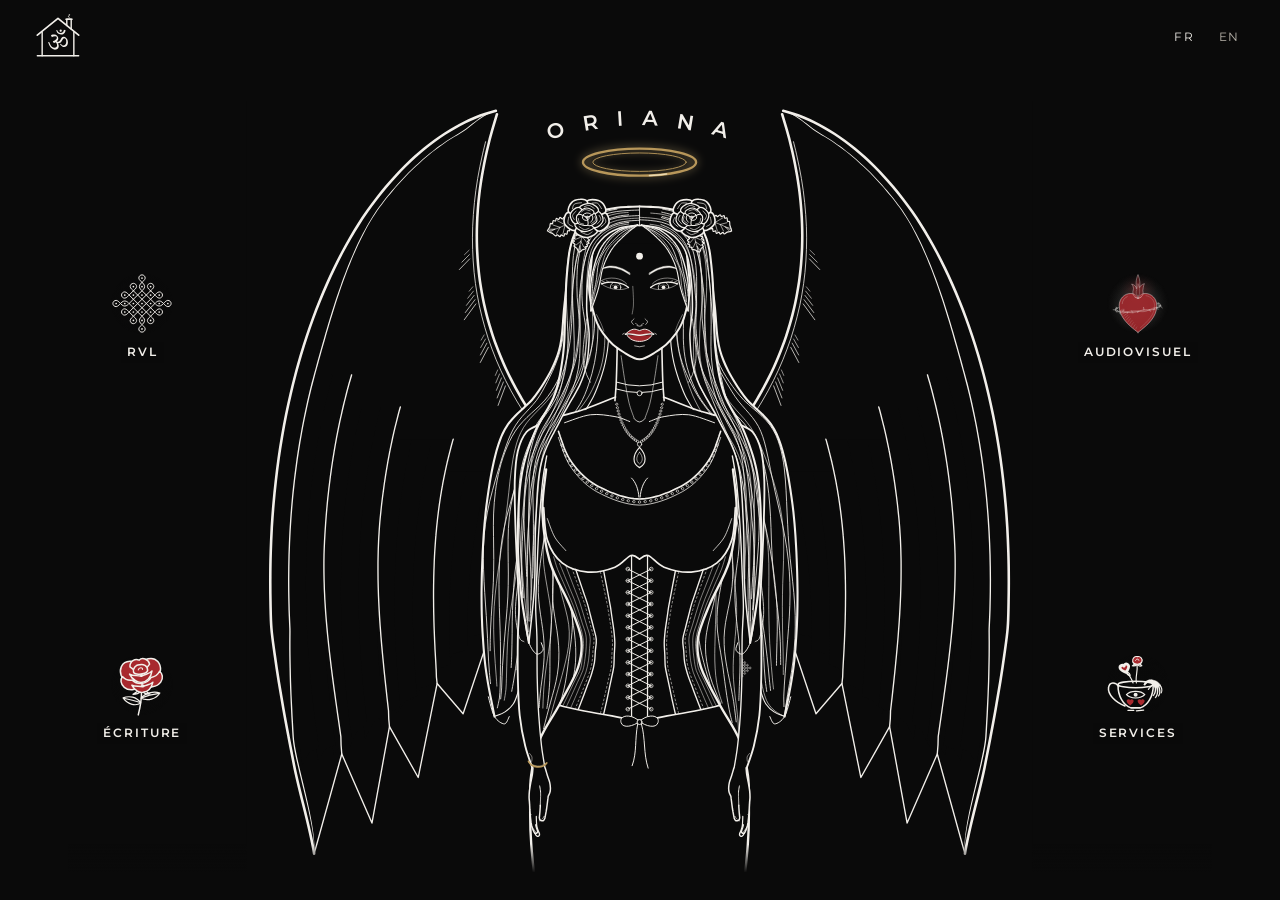
<file: index.html>
<!doctype html>
<html lang="fr">
<head>
<meta charset="utf-8">
<meta name="viewport" content="width=device-width, initial-scale=1">
<title>Oriana Valenza · Artiste auteure-interprète</title>
<meta name="description" content="Site d&#x27;Oriana Valenza, artiste auteure-interprète née à Montpellier : musique (EP RVL), écriture, audiovisuel et services.">
<meta name="color-scheme" content="dark">
<meta name="theme-color" content="#0A0A0A">
<meta name="color-scheme" content="dark">
<style>html{background:#0A0A0A}</style>
<link rel="icon" href="favicon.svg" type="image/svg+xml">
<link rel="canonical" href="https://oriana-valenza.github.io/">
<link rel="alternate" hreflang="fr" href="https://oriana-valenza.github.io/">
<link rel="alternate" hreflang="en" href="https://oriana-valenza.github.io/?lang=en">
<link rel="alternate" hreflang="x-default" href="https://oriana-valenza.github.io/">
<meta property="og:type" content="website">
<meta property="og:site_name" content="Oriana Valenza">
<meta property="og:title" content="Oriana Valenza · Artiste auteure-interprète">
<meta property="og:description" content="Site d&#x27;Oriana Valenza, artiste auteure-interprète née à Montpellier : musique (EP RVL), écriture, audiovisuel et services.">
<meta property="og:url" content="https://oriana-valenza.github.io/">
<meta property="og:image" content="https://oriana-valenza.github.io/img/partage.png">
<meta property="og:image:width" content="1200">
<meta property="og:image:height" content="630">
<meta property="og:locale" content="fr_FR">
<meta property="og:locale:alternate" content="en_GB">
<meta name="twitter:card" content="summary_large_image">
<link rel="stylesheet" href="css/base.css">
<link rel="stylesheet" href="css/theme.css">
<link rel="stylesheet" href="css/accueil.css">
<script type="application/ld+json">{"@context": "https://schema.org", "@type": "Person", "@id": "https://oriana-valenza.github.io/#oriana", "name": "Oriana Valenza", "url": "https://oriana-valenza.github.io/", "jobTitle": "Artiste auteure-interprète", "birthPlace": {"@type": "Place", "name": "Montpellier"}, "image": "https://oriana-valenza.github.io/img/oriana.webp", "description": "Site d'Oriana Valenza, artiste auteure-interprète née à Montpellier : musique (EP RVL), écriture, audiovisuel et services."}</script>
</head>
<body data-page="accueil" data-base="">
<a class="evite" href="#scene" data-i18n="ui.aller_contenu">Aller au contenu</a>
<header class="entete">
  <button class="om" id="bouton-menu" aria-label="Ouvrir le menu" aria-expanded="false" aria-controls="menu"><svg xmlns="http://www.w3.org/2000/svg" viewBox="0 0 100 100" aria-hidden="true" focusable="false">
  <g fill="none" stroke="currentColor" stroke-linecap="round" stroke-linejoin="round">
    <path pathLength="1" stroke-width="4" d="M3 48 L50 10 L97 48"/>
    <path pathLength="1" stroke-width="3.2" d="M70 26.2 V12 H80 V34.3"/>
    <path pathLength="1" stroke-width="3.2" d="M68 12 H82"/>
    <path pathLength="1" stroke-width="2" d="M75 8 q-3 -2 0 -4 q3 -2 0 -4"/>
    <path pathLength="1" stroke-width="3.2" d="M14 41 V95 M86 41 V95"/>
    <path pathLength="1" stroke-width="3.2" d="M3 95 H97"/>
  </g>
  <path fill="currentColor" d="M63.89 75.09L63.89 75.09Q62.12 75.09 60.33 74.15Q58.53 73.21 56.99 71.78Q55.44 70.34 54.45 68.96L54.45 68.96L55.99 67.58Q57.37 69.02 59.03 70.18Q60.69 71.34 62.73 71.34L62.73 71.34Q64.50 71.34 65.66 70.48Q66.82 69.62 67.48 68.27Q68.14 66.92 68.42 65.40Q68.69 63.88 68.69 62.50L68.69 62.50Q68.69 60.57 68.25 58.86Q67.81 57.14 66.87 56.04Q65.93 54.94 64.50 54.94L64.50 54.94Q63.39 54.94 62.48 55.76Q61.57 56.59 60.74 57.89Q59.91 59.19 59.06 60.62Q58.20 62.06 57.18 63.36Q56.16 64.65 54.83 65.48Q53.51 66.31 51.74 66.31L51.74 66.31Q50.25 66.31 49.14 65.92L49.14 65.92Q50.19 67.14 50.80 68.58L50.80 68.58Q51.74 70.78 51.74 72.77L51.74 72.77Q51.74 75.37 50.61 77.22Q49.48 79.07 47.54 80.03Q45.61 81 43.12 81L43.12 81Q39.48 81 36.44 78.68Q33.41 76.36 31.14 72.58Q28.88 68.80 27.44 64.43L27.44 64.43L29.93 63.38Q31.31 67.30 33.05 70.31Q34.79 73.32 36.94 75.04Q39.09 76.75 41.69 76.75L41.69 76.75Q44.95 76.75 46.44 75.01Q47.93 73.27 47.93 70.89L47.93 70.89Q47.93 68.80 46.88 66.81L46.88 66.81Q46.00 65.15 44.51 63.99L44.51 63.99Q42.74 64.88 40.36 65.70L40.36 65.70L38.10 61.78Q43.07 60.29 45.20 58.11Q47.32 55.93 47.32 53.94L47.32 53.94Q47.32 52.06 46.13 51.35Q44.95 50.63 43.29 50.63L43.29 50.63Q41.52 50.63 39.62 51.21Q37.71 51.79 36.17 52.62L36.17 52.62L33.96 48.42Q36.00 47.37 37.96 46.87Q39.92 46.38 41.69 46.38Q43.46 46.38 45.06 47.18Q46.66 47.98 48.32 49.85L48.32 49.85Q49.42 51.07 50.06 52.64Q50.69 54.22 50.69 55.82L50.69 55.82Q50.69 59.19 48.26 61.51L48.26 61.51Q47.60 62.11 46.71 62.72L46.71 62.72Q46.82 62.72 46.94 62.78L46.94 62.78Q47.76 63.11 48.65 63.11L48.65 63.11Q50.69 63.11 52.07 62.28Q53.45 61.45 54.42 60.15Q55.38 58.86 56.21 57.36Q57.04 55.87 57.90 54.58Q58.75 53.28 59.94 52.45Q61.13 51.62 62.84 51.62Q64.55 51.62 65.93 52.37Q67.31 53.11 68.53 54.38L68.53 54.38Q70.35 56.21 71.45 58.61Q72.56 61.01 72.56 64.49L72.56 64.49Q72.56 66.92 71.67 69.38Q70.79 71.83 68.89 73.46Q66.98 75.09 63.89 75.09ZM56.82 46.82L56.82 46.82Q54.56 46.82 52.32 45.69Q50.08 44.55 48.40 42.40Q46.71 40.25 45.94 37.21L45.94 37.21L48.04 36.44Q49.14 39.53 51.13 41.38Q53.12 43.23 56.38 43.23L56.38 43.23Q59.14 43.23 60.99 41.52Q62.84 39.80 63.56 35.88L63.56 35.88L67.37 36.93Q66.82 40.25 65.30 42.45Q63.78 44.66 61.60 45.74Q59.42 46.82 56.82 46.82ZM56.16 40.19L56.16 40.19Q55.11 40.19 54.39 39.64Q53.67 39.09 53.67 37.60Q53.67 36.10 54.39 35.55Q55.11 35.00 56.16 35.00L56.16 35.00Q57.15 35.00 57.87 35.55Q58.59 36.10 58.59 37.60Q58.59 39.09 57.87 39.64Q57.15 40.19 56.16 40.19Z"/>
</svg></button>
  <nav class="outils" aria-label="Langue" data-i18n-aria="ui.langue"><a href="?lang=fr" data-lang="fr" lang="fr" aria-current="true">FR</a><a href="?lang=en" data-lang="en" lang="en">EN</a></nav>
</header>
<nav class="menu" id="menu" aria-label="Menu principal" data-i18n-aria="ui.menu_nav"><ul><li><a data-int="" href="" aria-current="page" data-i18n="nav.accueil">Accueil</a></li><li><a data-int="rvl/" href="rvl/" data-i18n="nav.rvl">RVL</a></li><li><a data-int="ecriture/" href="ecriture/" data-i18n="nav.ecriture">Écriture</a></li><li><a data-int="audiovisuel/" href="audiovisuel/" data-i18n="nav.audiovisuel">Audiovisuel</a></li><li><a data-int="services/" href="services/" data-i18n="nav.services">Services</a></li><li><a data-int="oriana/" href="oriana/" data-i18n="nav.oriana">Oriana</a></li></ul></nav>
<main class="scene" id="scene">
  <svg id="dessin" xmlns="http://www.w3.org/2000/svg" role="img" aria-labelledby="dessin-t">
    <title id="dessin-t">Figure ailée au trait blanc, auréole dorée, ailes ouvertes</title>
    <defs>
      <path id="arc-nom" d="M -220 185 A 470 470 0 0 1 220 185" fill="none"/>
      <linearGradient id="fondu-bas" x1="0" y1="0" x2="0" y2="1"><stop offset="0" stop-color="var(--bg)" stop-opacity="0"/><stop offset="1" stop-color="var(--bg)"/></linearGradient>
    </defs>
    <image id="ange" href="img/ange.svg?v=20261108" x="-640" y="90" width="1280" height="2200"/>
    <rect id="fondu" x="-1100" y="1030" width="2200" height="221" fill="url(#fondu-bas)"/>
    <rect id="coupe" x="-1100" y="1345" width="2200" height="1000" fill="var(--bg)"/>
    <a id="lien-oriana" href="oriana/" aria-label="Oriana">
      <ellipse class="cible" cx="0" cy="190" rx="118" ry="44" fill="var(--bg)" fill-opacity="0" stroke="none"/>
      <text class="nom-arc" font-size="34"><textPath href="#arc-nom" startOffset="50%" text-anchor="middle" textLength="300" lengthAdjust="spacing">ORIANA</textPath></text>
    </a>
  </svg>
</main>
<noscript><p class="sans-js">Ce site a besoin de JavaScript pour afficher son contenu.</p></noscript>
<script src="js/commun.js"></script>
<script src="js/accueil.js"></script>
</body>
</html>
</file>
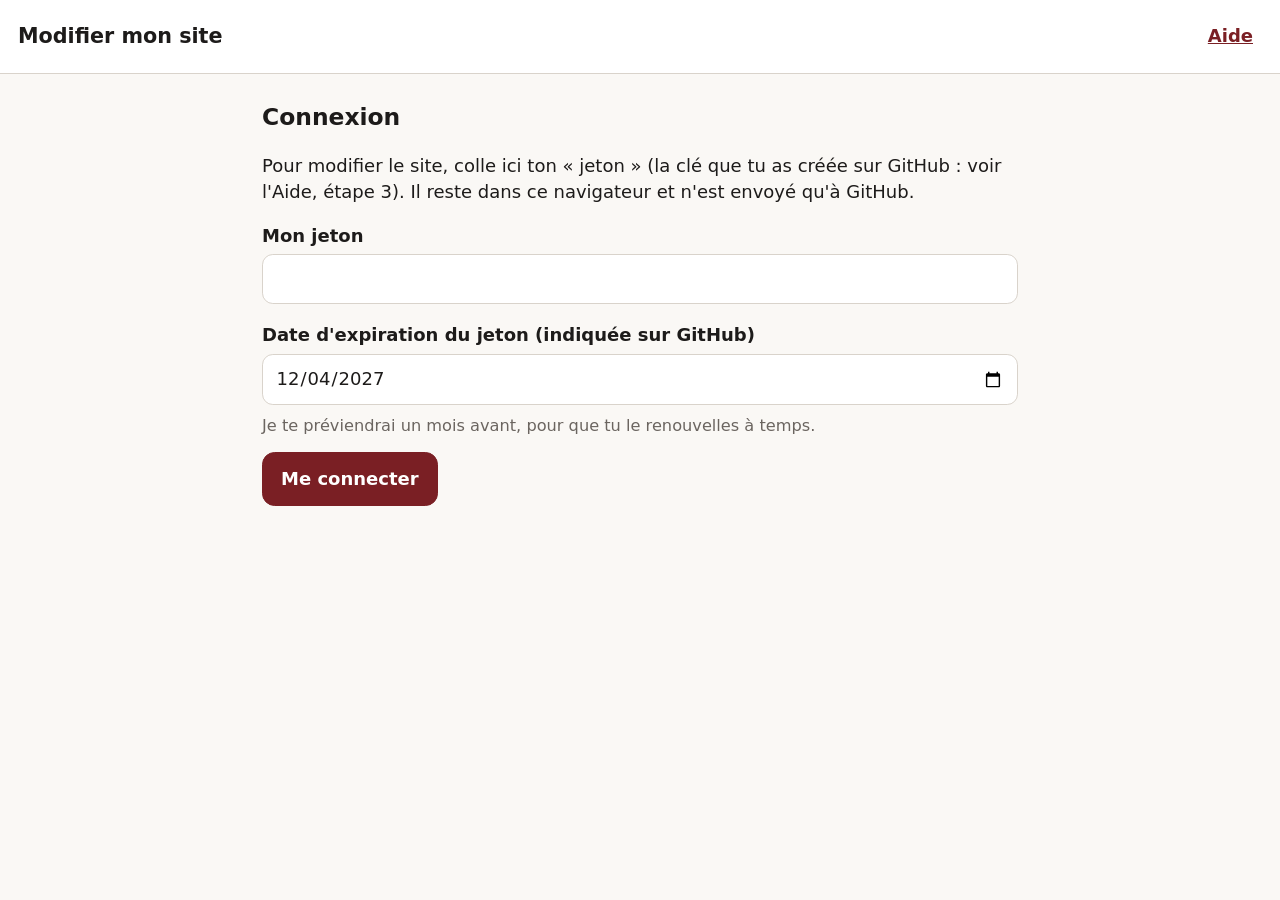
<file: admin/index.html>
<!doctype html>
<html lang="fr">
<head>
<meta charset="utf-8">
<meta name="viewport" content="width=device-width, initial-scale=1">
<meta name="robots" content="noindex,nofollow">
<meta http-equiv="Content-Security-Policy" content="default-src 'none'; script-src 'self'; style-src 'self'; img-src 'self' blob: data:; font-src 'self'; frame-src 'self'; connect-src https://api.github.com http://localhost:*; base-uri 'none'; form-action 'none'">
<title>Modifier mon site</title>
<link rel="icon" href="../favicon.svg" type="image/svg+xml">
<link rel="stylesheet" href="admin.css">
</head>
<body>
<header class="haut">
  <h1>Modifier mon site</h1>
  <a class="aide" href="aide/">Aide</a>
</header>
<div id="bandeau" role="status"></div>
<main id="ecran"><p>Chargement…</p></main>
<div id="messages" role="status" aria-live="polite"></div>
<noscript><p class="erreur">Cette page a besoin de JavaScript.</p></noscript>
<script src="libelles.js"></script>
<script src="admin.js"></script>
</body>
</html>
</file>
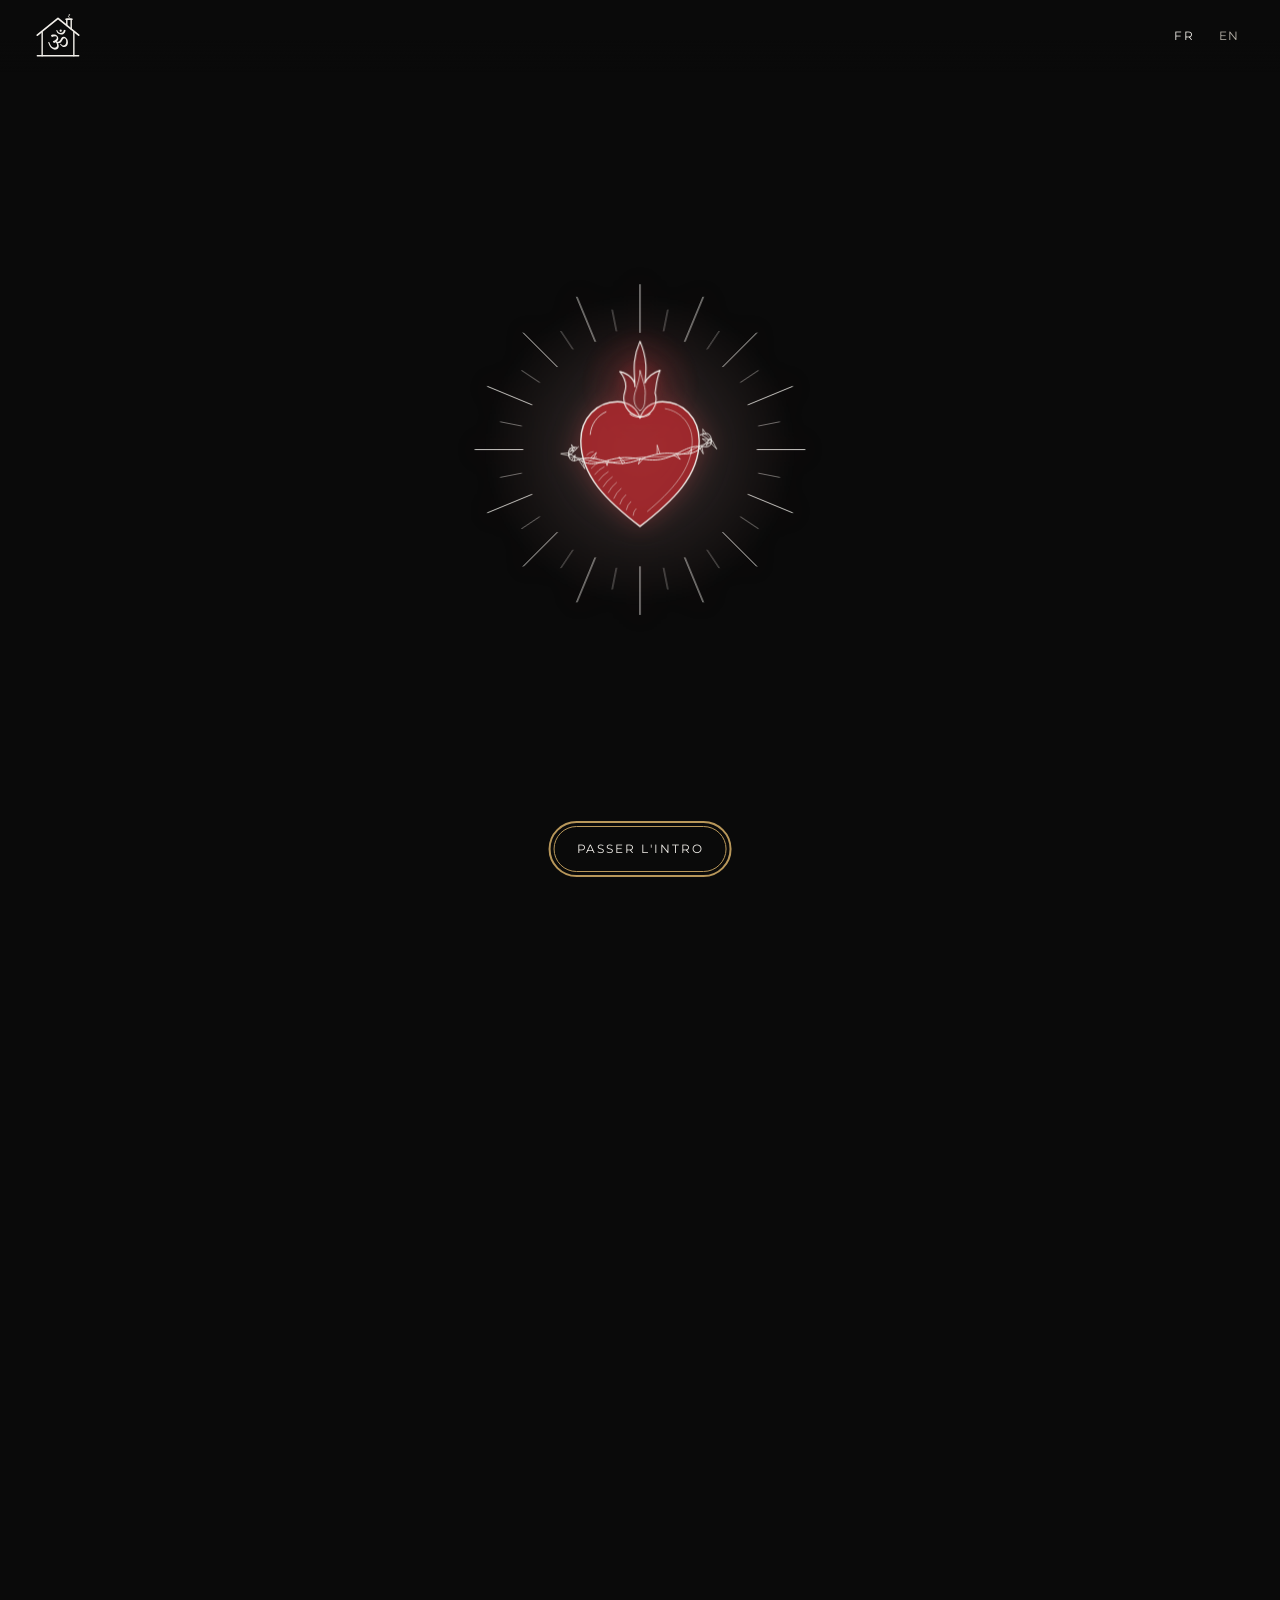
<file: audiovisuel/index.html>
<!doctype html>
<html lang="fr">
<head>
<meta charset="utf-8">
<meta name="viewport" content="width=device-width, initial-scale=1">
<title>Audiovisuel · Oriana Valenza</title>
<meta name="description" content="Audiovisuel : le court métrage V(i)ol, les projets documentaires Bâtisseuse, Flashback et Classé sans suite, et les clips de RVL, avec Oriana Valenza.">
<meta name="color-scheme" content="dark">
<meta name="theme-color" content="#0A0A0A">
<meta name="color-scheme" content="dark">
<style>html{background:#0A0A0A}</style>
<link rel="icon" href="../favicon.svg" type="image/svg+xml">
<link rel="canonical" href="https://oriana-valenza.github.io/audiovisuel/">
<link rel="alternate" hreflang="fr" href="https://oriana-valenza.github.io/audiovisuel/">
<link rel="alternate" hreflang="en" href="https://oriana-valenza.github.io/audiovisuel/?lang=en">
<link rel="alternate" hreflang="x-default" href="https://oriana-valenza.github.io/audiovisuel/">
<meta property="og:type" content="website">
<meta property="og:site_name" content="Oriana Valenza">
<meta property="og:title" content="Audiovisuel · Oriana Valenza">
<meta property="og:description" content="Audiovisuel : le court métrage V(i)ol, les projets documentaires Bâtisseuse, Flashback et Classé sans suite, et les clips de RVL, avec Oriana Valenza.">
<meta property="og:url" content="https://oriana-valenza.github.io/audiovisuel/">
<meta property="og:image" content="https://oriana-valenza.github.io/img/partage.png">
<meta property="og:image:width" content="1200">
<meta property="og:image:height" content="630">
<meta property="og:locale" content="fr_FR">
<meta property="og:locale:alternate" content="en_GB">
<meta name="twitter:card" content="summary_large_image">
<link rel="stylesheet" href="../css/base.css">
<link rel="stylesheet" href="../css/theme.css">
<link rel="stylesheet" href="../css/pages.css">
<script>if(!matchMedia('(prefers-reduced-motion: reduce)').matches)document.documentElement.classList.add('intro-attente')</script>
<noscript><style>.intro-attente #contenu,.intro-attente #pied{opacity:1}</style></noscript>
</head>
<body data-page="audiovisuel" data-base="../">
<a class="evite" href="#contenu" data-i18n="ui.aller_contenu">Aller au contenu</a>
<header class="entete">
  <button class="om" id="bouton-menu" aria-label="Ouvrir le menu" aria-expanded="false" aria-controls="menu"><svg xmlns="http://www.w3.org/2000/svg" viewBox="0 0 100 100" aria-hidden="true" focusable="false">
  <g fill="none" stroke="currentColor" stroke-linecap="round" stroke-linejoin="round">
    <path pathLength="1" stroke-width="4" d="M3 48 L50 10 L97 48"/>
    <path pathLength="1" stroke-width="3.2" d="M70 26.2 V12 H80 V34.3"/>
    <path pathLength="1" stroke-width="3.2" d="M68 12 H82"/>
    <path pathLength="1" stroke-width="2" d="M75 8 q-3 -2 0 -4 q3 -2 0 -4"/>
    <path pathLength="1" stroke-width="3.2" d="M14 41 V95 M86 41 V95"/>
    <path pathLength="1" stroke-width="3.2" d="M3 95 H97"/>
  </g>
  <path fill="currentColor" d="M63.89 75.09L63.89 75.09Q62.12 75.09 60.33 74.15Q58.53 73.21 56.99 71.78Q55.44 70.34 54.45 68.96L54.45 68.96L55.99 67.58Q57.37 69.02 59.03 70.18Q60.69 71.34 62.73 71.34L62.73 71.34Q64.50 71.34 65.66 70.48Q66.82 69.62 67.48 68.27Q68.14 66.92 68.42 65.40Q68.69 63.88 68.69 62.50L68.69 62.50Q68.69 60.57 68.25 58.86Q67.81 57.14 66.87 56.04Q65.93 54.94 64.50 54.94L64.50 54.94Q63.39 54.94 62.48 55.76Q61.57 56.59 60.74 57.89Q59.91 59.19 59.06 60.62Q58.20 62.06 57.18 63.36Q56.16 64.65 54.83 65.48Q53.51 66.31 51.74 66.31L51.74 66.31Q50.25 66.31 49.14 65.92L49.14 65.92Q50.19 67.14 50.80 68.58L50.80 68.58Q51.74 70.78 51.74 72.77L51.74 72.77Q51.74 75.37 50.61 77.22Q49.48 79.07 47.54 80.03Q45.61 81 43.12 81L43.12 81Q39.48 81 36.44 78.68Q33.41 76.36 31.14 72.58Q28.88 68.80 27.44 64.43L27.44 64.43L29.93 63.38Q31.31 67.30 33.05 70.31Q34.79 73.32 36.94 75.04Q39.09 76.75 41.69 76.75L41.69 76.75Q44.95 76.75 46.44 75.01Q47.93 73.27 47.93 70.89L47.93 70.89Q47.93 68.80 46.88 66.81L46.88 66.81Q46.00 65.15 44.51 63.99L44.51 63.99Q42.74 64.88 40.36 65.70L40.36 65.70L38.10 61.78Q43.07 60.29 45.20 58.11Q47.32 55.93 47.32 53.94L47.32 53.94Q47.32 52.06 46.13 51.35Q44.95 50.63 43.29 50.63L43.29 50.63Q41.52 50.63 39.62 51.21Q37.71 51.79 36.17 52.62L36.17 52.62L33.96 48.42Q36.00 47.37 37.96 46.87Q39.92 46.38 41.69 46.38Q43.46 46.38 45.06 47.18Q46.66 47.98 48.32 49.85L48.32 49.85Q49.42 51.07 50.06 52.64Q50.69 54.22 50.69 55.82L50.69 55.82Q50.69 59.19 48.26 61.51L48.26 61.51Q47.60 62.11 46.71 62.72L46.71 62.72Q46.82 62.72 46.94 62.78L46.94 62.78Q47.76 63.11 48.65 63.11L48.65 63.11Q50.69 63.11 52.07 62.28Q53.45 61.45 54.42 60.15Q55.38 58.86 56.21 57.36Q57.04 55.87 57.90 54.58Q58.75 53.28 59.94 52.45Q61.13 51.62 62.84 51.62Q64.55 51.62 65.93 52.37Q67.31 53.11 68.53 54.38L68.53 54.38Q70.35 56.21 71.45 58.61Q72.56 61.01 72.56 64.49L72.56 64.49Q72.56 66.92 71.67 69.38Q70.79 71.83 68.89 73.46Q66.98 75.09 63.89 75.09ZM56.82 46.82L56.82 46.82Q54.56 46.82 52.32 45.69Q50.08 44.55 48.40 42.40Q46.71 40.25 45.94 37.21L45.94 37.21L48.04 36.44Q49.14 39.53 51.13 41.38Q53.12 43.23 56.38 43.23L56.38 43.23Q59.14 43.23 60.99 41.52Q62.84 39.80 63.56 35.88L63.56 35.88L67.37 36.93Q66.82 40.25 65.30 42.45Q63.78 44.66 61.60 45.74Q59.42 46.82 56.82 46.82ZM56.16 40.19L56.16 40.19Q55.11 40.19 54.39 39.64Q53.67 39.09 53.67 37.60Q53.67 36.10 54.39 35.55Q55.11 35.00 56.16 35.00L56.16 35.00Q57.15 35.00 57.87 35.55Q58.59 36.10 58.59 37.60Q58.59 39.09 57.87 39.64Q57.15 40.19 56.16 40.19Z"/>
</svg></button>
  <nav class="outils" aria-label="Langue" data-i18n-aria="ui.langue"><a href="?lang=fr" data-lang="fr" lang="fr" aria-current="true">FR</a><a href="?lang=en" data-lang="en" lang="en">EN</a></nav>
</header>
<nav class="menu" id="menu" aria-label="Menu principal" data-i18n-aria="ui.menu_nav"><ul><li><a data-int="" href="../" data-i18n="nav.accueil">Accueil</a></li><li><a data-int="rvl/" href="../rvl/" data-i18n="nav.rvl">RVL</a></li><li><a data-int="ecriture/" href="../ecriture/" data-i18n="nav.ecriture">Écriture</a></li><li><a data-int="audiovisuel/" href="../audiovisuel/" aria-current="page" data-i18n="nav.audiovisuel">Audiovisuel</a></li><li><a data-int="services/" href="../services/" data-i18n="nav.services">Services</a></li><li><a data-int="oriana/" href="../oriana/" data-i18n="nav.oriana">Oriana</a></li></ul></nav>
<main id="contenu" tabindex="-1"><noscript><p class="sans-js">Ce site a besoin de JavaScript pour afficher son contenu.</p></noscript></main>
<footer id="pied"></footer>
<script src="../js/commun.js"></script>
<script src="../js/pages.js"></script>
</body>
</html>
</file>
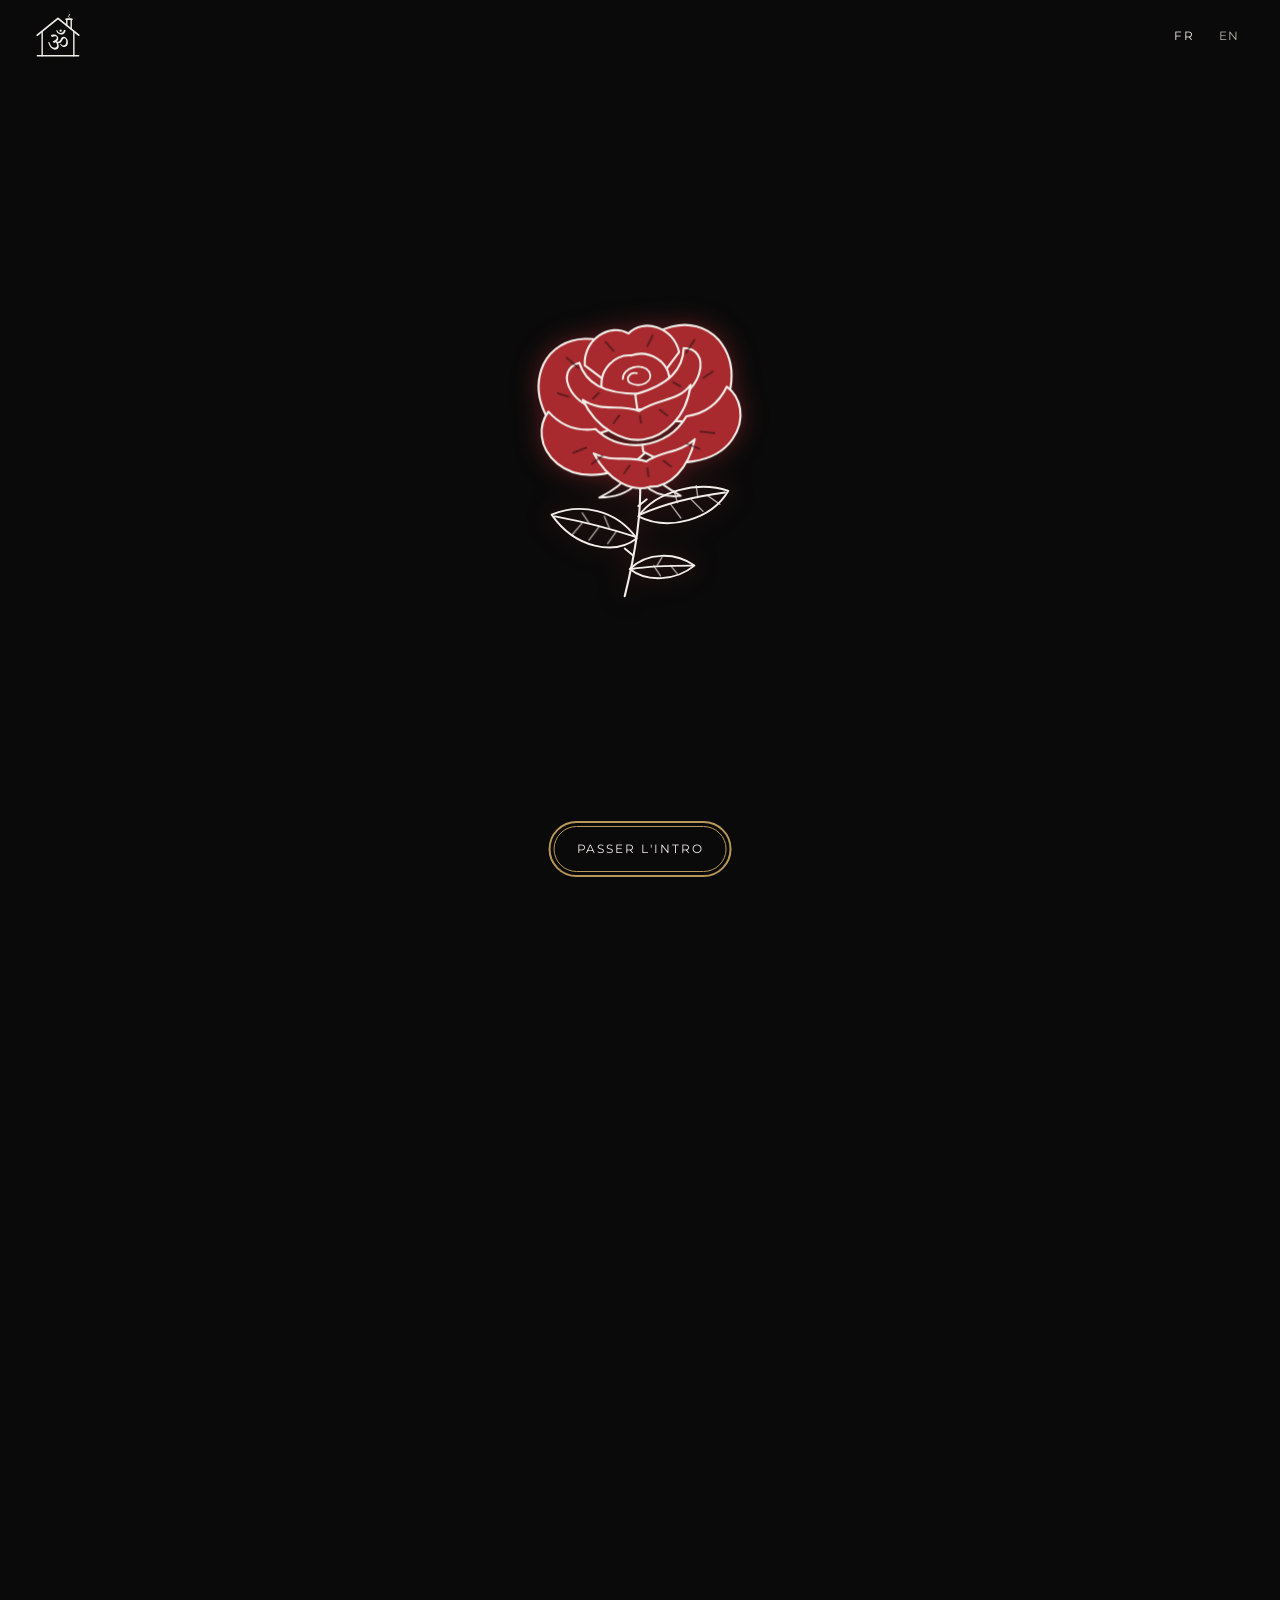
<file: ecriture/index.html>
<!doctype html>
<html lang="fr">
<head>
<meta charset="utf-8">
<meta name="viewport" content="width=device-width, initial-scale=1">
<title>Écriture · Oriana Valenza</title>
<meta name="description" content="Écriture d&#x27;Oriana Valenza : le livre « Différente comme tout le monde » et « Ya Rashra », les mémoires de sa mère, en cours d&#x27;écriture.">
<meta name="color-scheme" content="dark">
<meta name="theme-color" content="#0A0A0A">
<meta name="color-scheme" content="dark">
<style>html{background:#0A0A0A}</style>
<link rel="icon" href="../favicon.svg" type="image/svg+xml">
<link rel="canonical" href="https://oriana-valenza.github.io/ecriture/">
<link rel="alternate" hreflang="fr" href="https://oriana-valenza.github.io/ecriture/">
<link rel="alternate" hreflang="en" href="https://oriana-valenza.github.io/ecriture/?lang=en">
<link rel="alternate" hreflang="x-default" href="https://oriana-valenza.github.io/ecriture/">
<meta property="og:type" content="website">
<meta property="og:site_name" content="Oriana Valenza">
<meta property="og:title" content="Écriture · Oriana Valenza">
<meta property="og:description" content="Écriture d&#x27;Oriana Valenza : le livre « Différente comme tout le monde » et « Ya Rashra », les mémoires de sa mère, en cours d&#x27;écriture.">
<meta property="og:url" content="https://oriana-valenza.github.io/ecriture/">
<meta property="og:image" content="https://oriana-valenza.github.io/img/partage.png">
<meta property="og:image:width" content="1200">
<meta property="og:image:height" content="630">
<meta property="og:locale" content="fr_FR">
<meta property="og:locale:alternate" content="en_GB">
<meta name="twitter:card" content="summary_large_image">
<link rel="stylesheet" href="../css/base.css">
<link rel="stylesheet" href="../css/theme.css">
<link rel="stylesheet" href="../css/pages.css">
<script>if(!matchMedia('(prefers-reduced-motion: reduce)').matches)document.documentElement.classList.add('intro-attente')</script>
<noscript><style>.intro-attente #contenu,.intro-attente #pied{opacity:1}</style></noscript>
</head>
<body data-page="ecriture" data-base="../">
<a class="evite" href="#contenu" data-i18n="ui.aller_contenu">Aller au contenu</a>
<header class="entete">
  <button class="om" id="bouton-menu" aria-label="Ouvrir le menu" aria-expanded="false" aria-controls="menu"><svg xmlns="http://www.w3.org/2000/svg" viewBox="0 0 100 100" aria-hidden="true" focusable="false">
  <g fill="none" stroke="currentColor" stroke-linecap="round" stroke-linejoin="round">
    <path pathLength="1" stroke-width="4" d="M3 48 L50 10 L97 48"/>
    <path pathLength="1" stroke-width="3.2" d="M70 26.2 V12 H80 V34.3"/>
    <path pathLength="1" stroke-width="3.2" d="M68 12 H82"/>
    <path pathLength="1" stroke-width="2" d="M75 8 q-3 -2 0 -4 q3 -2 0 -4"/>
    <path pathLength="1" stroke-width="3.2" d="M14 41 V95 M86 41 V95"/>
    <path pathLength="1" stroke-width="3.2" d="M3 95 H97"/>
  </g>
  <path fill="currentColor" d="M63.89 75.09L63.89 75.09Q62.12 75.09 60.33 74.15Q58.53 73.21 56.99 71.78Q55.44 70.34 54.45 68.96L54.45 68.96L55.99 67.58Q57.37 69.02 59.03 70.18Q60.69 71.34 62.73 71.34L62.73 71.34Q64.50 71.34 65.66 70.48Q66.82 69.62 67.48 68.27Q68.14 66.92 68.42 65.40Q68.69 63.88 68.69 62.50L68.69 62.50Q68.69 60.57 68.25 58.86Q67.81 57.14 66.87 56.04Q65.93 54.94 64.50 54.94L64.50 54.94Q63.39 54.94 62.48 55.76Q61.57 56.59 60.74 57.89Q59.91 59.19 59.06 60.62Q58.20 62.06 57.18 63.36Q56.16 64.65 54.83 65.48Q53.51 66.31 51.74 66.31L51.74 66.31Q50.25 66.31 49.14 65.92L49.14 65.92Q50.19 67.14 50.80 68.58L50.80 68.58Q51.74 70.78 51.74 72.77L51.74 72.77Q51.74 75.37 50.61 77.22Q49.48 79.07 47.54 80.03Q45.61 81 43.12 81L43.12 81Q39.48 81 36.44 78.68Q33.41 76.36 31.14 72.58Q28.88 68.80 27.44 64.43L27.44 64.43L29.93 63.38Q31.31 67.30 33.05 70.31Q34.79 73.32 36.94 75.04Q39.09 76.75 41.69 76.75L41.69 76.75Q44.95 76.75 46.44 75.01Q47.93 73.27 47.93 70.89L47.93 70.89Q47.93 68.80 46.88 66.81L46.88 66.81Q46.00 65.15 44.51 63.99L44.51 63.99Q42.74 64.88 40.36 65.70L40.36 65.70L38.10 61.78Q43.07 60.29 45.20 58.11Q47.32 55.93 47.32 53.94L47.32 53.94Q47.32 52.06 46.13 51.35Q44.95 50.63 43.29 50.63L43.29 50.63Q41.52 50.63 39.62 51.21Q37.71 51.79 36.17 52.62L36.17 52.62L33.96 48.42Q36.00 47.37 37.96 46.87Q39.92 46.38 41.69 46.38Q43.46 46.38 45.06 47.18Q46.66 47.98 48.32 49.85L48.32 49.85Q49.42 51.07 50.06 52.64Q50.69 54.22 50.69 55.82L50.69 55.82Q50.69 59.19 48.26 61.51L48.26 61.51Q47.60 62.11 46.71 62.72L46.71 62.72Q46.82 62.72 46.94 62.78L46.94 62.78Q47.76 63.11 48.65 63.11L48.65 63.11Q50.69 63.11 52.07 62.28Q53.45 61.45 54.42 60.15Q55.38 58.86 56.21 57.36Q57.04 55.87 57.90 54.58Q58.75 53.28 59.94 52.45Q61.13 51.62 62.84 51.62Q64.55 51.62 65.93 52.37Q67.31 53.11 68.53 54.38L68.53 54.38Q70.35 56.21 71.45 58.61Q72.56 61.01 72.56 64.49L72.56 64.49Q72.56 66.92 71.67 69.38Q70.79 71.83 68.89 73.46Q66.98 75.09 63.89 75.09ZM56.82 46.82L56.82 46.82Q54.56 46.82 52.32 45.69Q50.08 44.55 48.40 42.40Q46.71 40.25 45.94 37.21L45.94 37.21L48.04 36.44Q49.14 39.53 51.13 41.38Q53.12 43.23 56.38 43.23L56.38 43.23Q59.14 43.23 60.99 41.52Q62.84 39.80 63.56 35.88L63.56 35.88L67.37 36.93Q66.82 40.25 65.30 42.45Q63.78 44.66 61.60 45.74Q59.42 46.82 56.82 46.82ZM56.16 40.19L56.16 40.19Q55.11 40.19 54.39 39.64Q53.67 39.09 53.67 37.60Q53.67 36.10 54.39 35.55Q55.11 35.00 56.16 35.00L56.16 35.00Q57.15 35.00 57.87 35.55Q58.59 36.10 58.59 37.60Q58.59 39.09 57.87 39.64Q57.15 40.19 56.16 40.19Z"/>
</svg></button>
  <nav class="outils" aria-label="Langue" data-i18n-aria="ui.langue"><a href="?lang=fr" data-lang="fr" lang="fr" aria-current="true">FR</a><a href="?lang=en" data-lang="en" lang="en">EN</a></nav>
</header>
<nav class="menu" id="menu" aria-label="Menu principal" data-i18n-aria="ui.menu_nav"><ul><li><a data-int="" href="../" data-i18n="nav.accueil">Accueil</a></li><li><a data-int="rvl/" href="../rvl/" data-i18n="nav.rvl">RVL</a></li><li><a data-int="ecriture/" href="../ecriture/" aria-current="page" data-i18n="nav.ecriture">Écriture</a></li><li><a data-int="audiovisuel/" href="../audiovisuel/" data-i18n="nav.audiovisuel">Audiovisuel</a></li><li><a data-int="services/" href="../services/" data-i18n="nav.services">Services</a></li><li><a data-int="oriana/" href="../oriana/" data-i18n="nav.oriana">Oriana</a></li></ul></nav>
<main id="contenu" tabindex="-1"><noscript><p class="sans-js">Ce site a besoin de JavaScript pour afficher son contenu.</p></noscript></main>
<footer id="pied"></footer>
<script src="../js/commun.js"></script>
<script src="../js/pages.js"></script>
</body>
</html>
</file>
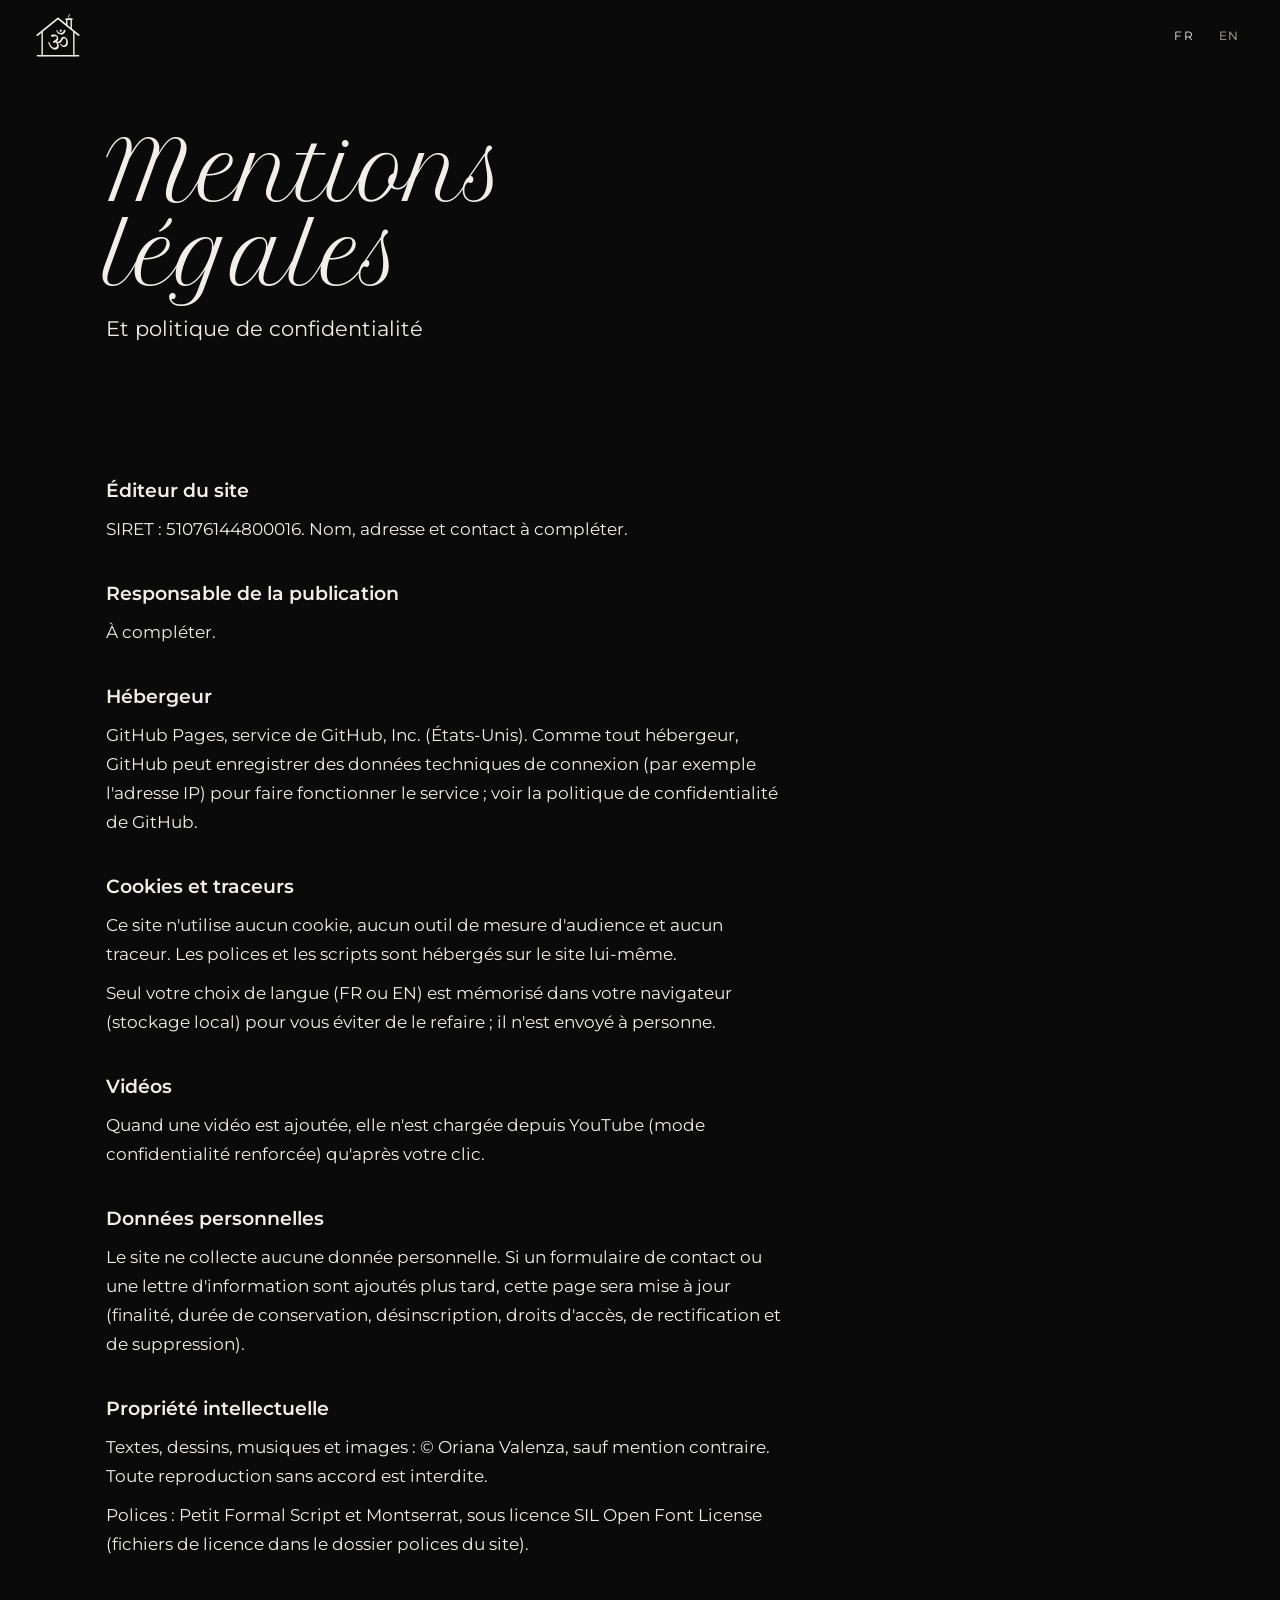
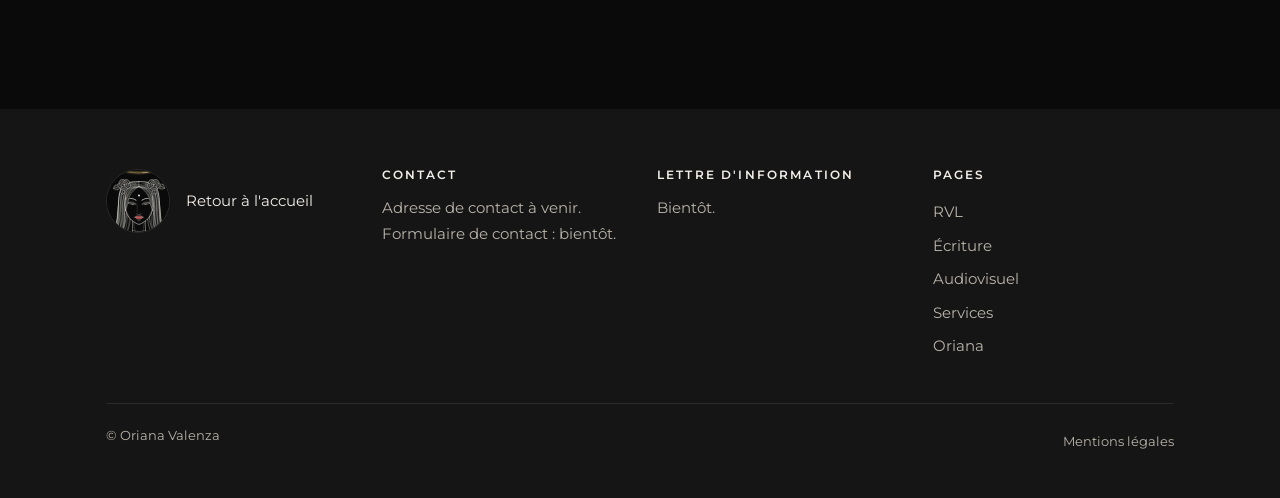
<file: mentions-legales/index.html>
<!doctype html>
<html lang="fr">
<head>
<meta charset="utf-8">
<meta name="viewport" content="width=device-width, initial-scale=1">
<title>Mentions légales · Oriana Valenza</title>
<meta name="description" content="Mentions légales et confidentialité du site d&#x27;Oriana Valenza : aucun cookie, aucun traceur.">
<meta name="color-scheme" content="dark">
<meta name="theme-color" content="#0A0A0A">
<meta name="color-scheme" content="dark">
<style>html{background:#0A0A0A}</style>
<link rel="icon" href="../favicon.svg" type="image/svg+xml">
<link rel="canonical" href="https://oriana-valenza.github.io/mentions-legales/">
<link rel="alternate" hreflang="fr" href="https://oriana-valenza.github.io/mentions-legales/">
<link rel="alternate" hreflang="en" href="https://oriana-valenza.github.io/mentions-legales/?lang=en">
<link rel="alternate" hreflang="x-default" href="https://oriana-valenza.github.io/mentions-legales/">
<meta property="og:type" content="website">
<meta property="og:site_name" content="Oriana Valenza">
<meta property="og:title" content="Mentions légales · Oriana Valenza">
<meta property="og:description" content="Mentions légales et confidentialité du site d&#x27;Oriana Valenza : aucun cookie, aucun traceur.">
<meta property="og:url" content="https://oriana-valenza.github.io/mentions-legales/">
<meta property="og:image" content="https://oriana-valenza.github.io/img/partage.png">
<meta property="og:image:width" content="1200">
<meta property="og:image:height" content="630">
<meta property="og:locale" content="fr_FR">
<meta property="og:locale:alternate" content="en_GB">
<meta name="twitter:card" content="summary_large_image">
<link rel="stylesheet" href="../css/base.css">
<link rel="stylesheet" href="../css/theme.css">
<link rel="stylesheet" href="../css/pages.css">
</head>
<body data-page="mentions" data-base="../">
<a class="evite" href="#contenu" data-i18n="ui.aller_contenu">Aller au contenu</a>
<header class="entete">
  <button class="om" id="bouton-menu" aria-label="Ouvrir le menu" aria-expanded="false" aria-controls="menu"><svg xmlns="http://www.w3.org/2000/svg" viewBox="0 0 100 100" aria-hidden="true" focusable="false">
  <g fill="none" stroke="currentColor" stroke-linecap="round" stroke-linejoin="round">
    <path pathLength="1" stroke-width="4" d="M3 48 L50 10 L97 48"/>
    <path pathLength="1" stroke-width="3.2" d="M70 26.2 V12 H80 V34.3"/>
    <path pathLength="1" stroke-width="3.2" d="M68 12 H82"/>
    <path pathLength="1" stroke-width="2" d="M75 8 q-3 -2 0 -4 q3 -2 0 -4"/>
    <path pathLength="1" stroke-width="3.2" d="M14 41 V95 M86 41 V95"/>
    <path pathLength="1" stroke-width="3.2" d="M3 95 H97"/>
  </g>
  <path fill="currentColor" d="M63.89 75.09L63.89 75.09Q62.12 75.09 60.33 74.15Q58.53 73.21 56.99 71.78Q55.44 70.34 54.45 68.96L54.45 68.96L55.99 67.58Q57.37 69.02 59.03 70.18Q60.69 71.34 62.73 71.34L62.73 71.34Q64.50 71.34 65.66 70.48Q66.82 69.62 67.48 68.27Q68.14 66.92 68.42 65.40Q68.69 63.88 68.69 62.50L68.69 62.50Q68.69 60.57 68.25 58.86Q67.81 57.14 66.87 56.04Q65.93 54.94 64.50 54.94L64.50 54.94Q63.39 54.94 62.48 55.76Q61.57 56.59 60.74 57.89Q59.91 59.19 59.06 60.62Q58.20 62.06 57.18 63.36Q56.16 64.65 54.83 65.48Q53.51 66.31 51.74 66.31L51.74 66.31Q50.25 66.31 49.14 65.92L49.14 65.92Q50.19 67.14 50.80 68.58L50.80 68.58Q51.74 70.78 51.74 72.77L51.74 72.77Q51.74 75.37 50.61 77.22Q49.48 79.07 47.54 80.03Q45.61 81 43.12 81L43.12 81Q39.48 81 36.44 78.68Q33.41 76.36 31.14 72.58Q28.88 68.80 27.44 64.43L27.44 64.43L29.93 63.38Q31.31 67.30 33.05 70.31Q34.79 73.32 36.94 75.04Q39.09 76.75 41.69 76.75L41.69 76.75Q44.95 76.75 46.44 75.01Q47.93 73.27 47.93 70.89L47.93 70.89Q47.93 68.80 46.88 66.81L46.88 66.81Q46.00 65.15 44.51 63.99L44.51 63.99Q42.74 64.88 40.36 65.70L40.36 65.70L38.10 61.78Q43.07 60.29 45.20 58.11Q47.32 55.93 47.32 53.94L47.32 53.94Q47.32 52.06 46.13 51.35Q44.95 50.63 43.29 50.63L43.29 50.63Q41.52 50.63 39.62 51.21Q37.71 51.79 36.17 52.62L36.17 52.62L33.96 48.42Q36.00 47.37 37.96 46.87Q39.92 46.38 41.69 46.38Q43.46 46.38 45.06 47.18Q46.66 47.98 48.32 49.85L48.32 49.85Q49.42 51.07 50.06 52.64Q50.69 54.22 50.69 55.82L50.69 55.82Q50.69 59.19 48.26 61.51L48.26 61.51Q47.60 62.11 46.71 62.72L46.71 62.72Q46.82 62.72 46.94 62.78L46.94 62.78Q47.76 63.11 48.65 63.11L48.65 63.11Q50.69 63.11 52.07 62.28Q53.45 61.45 54.42 60.15Q55.38 58.86 56.21 57.36Q57.04 55.87 57.90 54.58Q58.75 53.28 59.94 52.45Q61.13 51.62 62.84 51.62Q64.55 51.62 65.93 52.37Q67.31 53.11 68.53 54.38L68.53 54.38Q70.35 56.21 71.45 58.61Q72.56 61.01 72.56 64.49L72.56 64.49Q72.56 66.92 71.67 69.38Q70.79 71.83 68.89 73.46Q66.98 75.09 63.89 75.09ZM56.82 46.82L56.82 46.82Q54.56 46.82 52.32 45.69Q50.08 44.55 48.40 42.40Q46.71 40.25 45.94 37.21L45.94 37.21L48.04 36.44Q49.14 39.53 51.13 41.38Q53.12 43.23 56.38 43.23L56.38 43.23Q59.14 43.23 60.99 41.52Q62.84 39.80 63.56 35.88L63.56 35.88L67.37 36.93Q66.82 40.25 65.30 42.45Q63.78 44.66 61.60 45.74Q59.42 46.82 56.82 46.82ZM56.16 40.19L56.16 40.19Q55.11 40.19 54.39 39.64Q53.67 39.09 53.67 37.60Q53.67 36.10 54.39 35.55Q55.11 35.00 56.16 35.00L56.16 35.00Q57.15 35.00 57.87 35.55Q58.59 36.10 58.59 37.60Q58.59 39.09 57.87 39.64Q57.15 40.19 56.16 40.19Z"/>
</svg></button>
  <nav class="outils" aria-label="Langue" data-i18n-aria="ui.langue"><a href="?lang=fr" data-lang="fr" lang="fr" aria-current="true">FR</a><a href="?lang=en" data-lang="en" lang="en">EN</a></nav>
</header>
<nav class="menu" id="menu" aria-label="Menu principal" data-i18n-aria="ui.menu_nav"><ul><li><a data-int="" href="../" data-i18n="nav.accueil">Accueil</a></li><li><a data-int="rvl/" href="../rvl/" data-i18n="nav.rvl">RVL</a></li><li><a data-int="ecriture/" href="../ecriture/" data-i18n="nav.ecriture">Écriture</a></li><li><a data-int="audiovisuel/" href="../audiovisuel/" data-i18n="nav.audiovisuel">Audiovisuel</a></li><li><a data-int="services/" href="../services/" data-i18n="nav.services">Services</a></li><li><a data-int="oriana/" href="../oriana/" data-i18n="nav.oriana">Oriana</a></li></ul></nav>
<main id="contenu" tabindex="-1"><noscript><p class="sans-js">Ce site a besoin de JavaScript pour afficher son contenu.</p></noscript></main>
<footer id="pied"></footer>
<script src="../js/commun.js"></script>
<script src="../js/pages.js"></script>
</body>
</html>
</file>
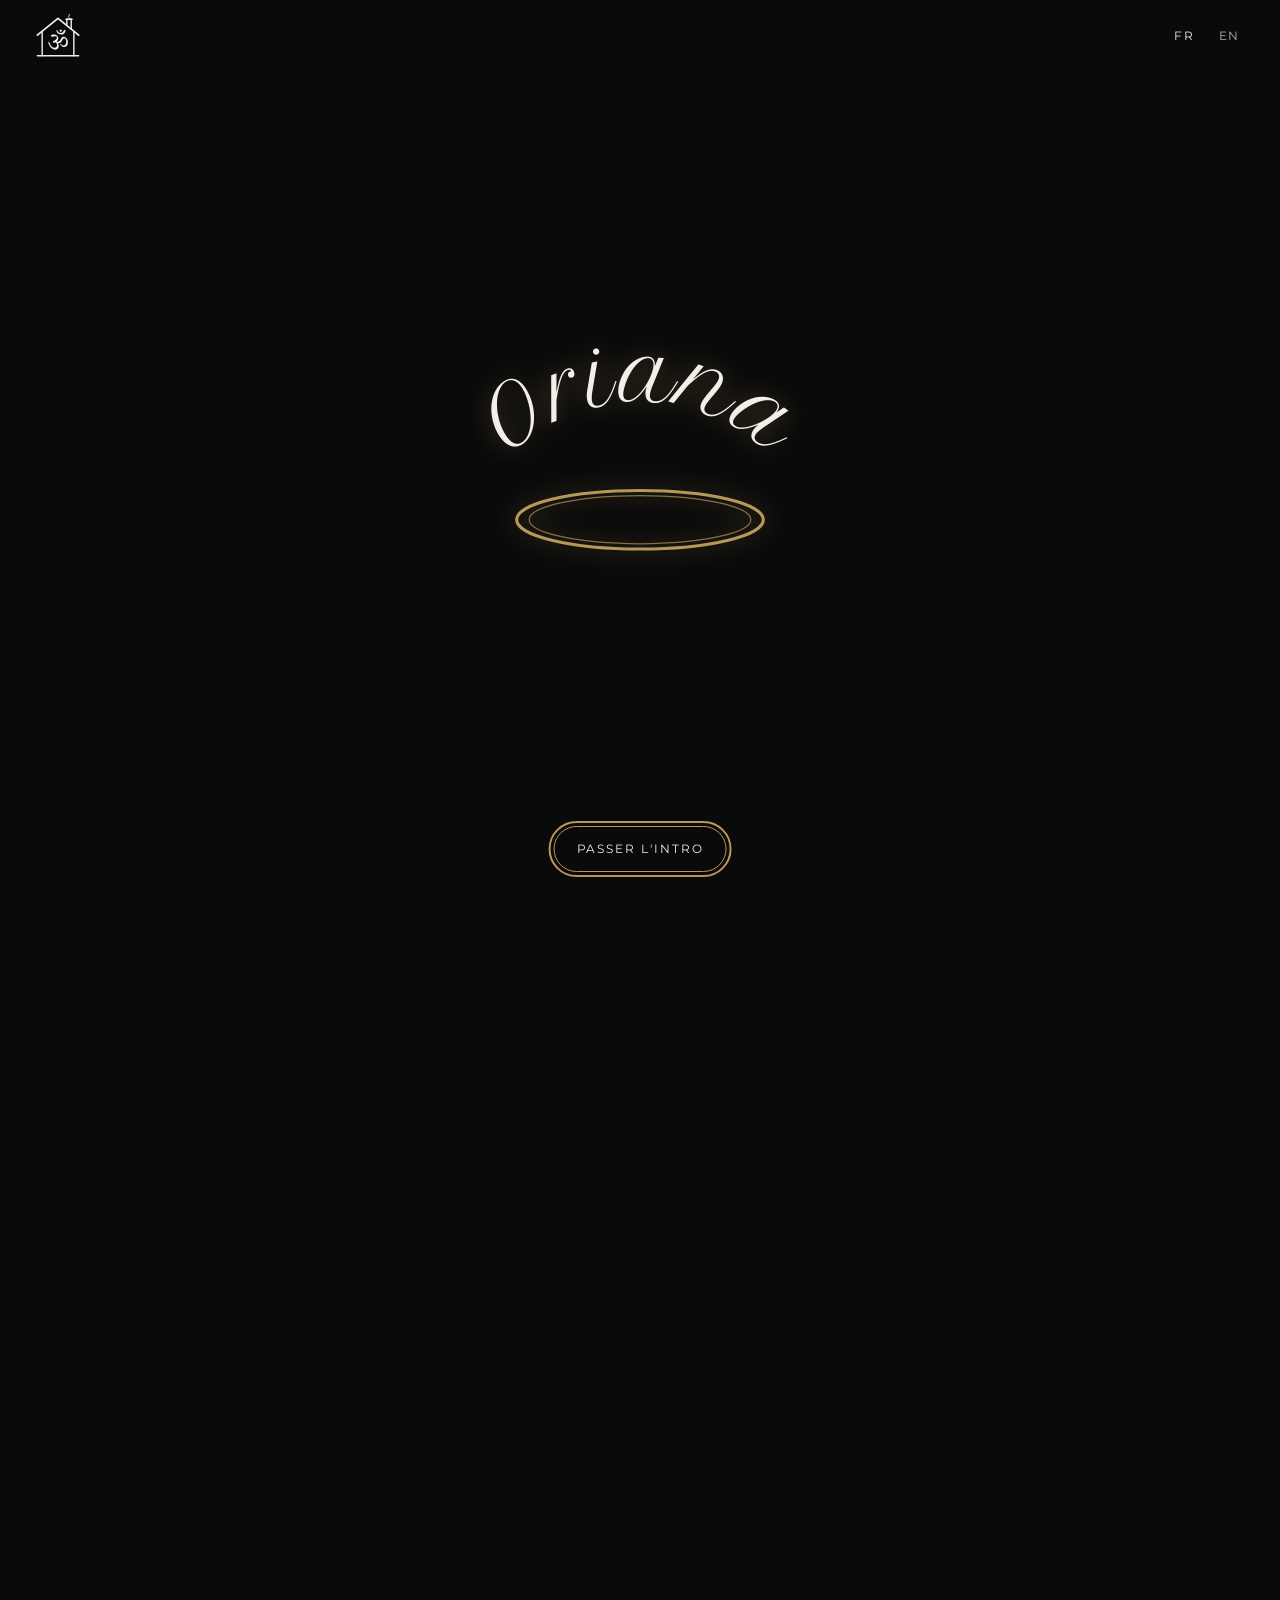
<file: oriana/index.html>
<!doctype html>
<html lang="fr">
<head>
<meta charset="utf-8">
<meta name="viewport" content="width=device-width, initial-scale=1">
<title>Oriana Valenza, artiste auteure-interprète</title>
<meta name="description" content="Oriana Valenza, artiste auteure née à Montpellier : peinture, écriture, chant, chorégraphie. Sa voix, sa voie de résilience.">
<meta name="color-scheme" content="dark">
<meta name="theme-color" content="#0A0A0A">
<meta name="color-scheme" content="dark">
<style>html{background:#0A0A0A}</style>
<link rel="icon" href="../favicon.svg" type="image/svg+xml">
<link rel="canonical" href="https://oriana-valenza.github.io/oriana/">
<link rel="alternate" hreflang="fr" href="https://oriana-valenza.github.io/oriana/">
<link rel="alternate" hreflang="en" href="https://oriana-valenza.github.io/oriana/?lang=en">
<link rel="alternate" hreflang="x-default" href="https://oriana-valenza.github.io/oriana/">
<meta property="og:type" content="website">
<meta property="og:site_name" content="Oriana Valenza">
<meta property="og:title" content="Oriana Valenza, artiste auteure-interprète">
<meta property="og:description" content="Oriana Valenza, artiste auteure née à Montpellier : peinture, écriture, chant, chorégraphie. Sa voix, sa voie de résilience.">
<meta property="og:url" content="https://oriana-valenza.github.io/oriana/">
<meta property="og:image" content="https://oriana-valenza.github.io/img/partage.png">
<meta property="og:image:width" content="1200">
<meta property="og:image:height" content="630">
<meta property="og:locale" content="fr_FR">
<meta property="og:locale:alternate" content="en_GB">
<meta name="twitter:card" content="summary_large_image">
<link rel="stylesheet" href="../css/base.css">
<link rel="stylesheet" href="../css/theme.css">
<link rel="stylesheet" href="../css/pages.css">
<script>if(!matchMedia('(prefers-reduced-motion: reduce)').matches)document.documentElement.classList.add('intro-attente')</script>
<noscript><style>.intro-attente #contenu,.intro-attente #pied{opacity:1}</style></noscript>
<script type="application/ld+json">{"@context": "https://schema.org", "@type": "Person", "@id": "https://oriana-valenza.github.io/#oriana", "name": "Oriana Valenza", "url": "https://oriana-valenza.github.io/", "jobTitle": "Artiste auteure-interprète", "birthPlace": {"@type": "Place", "name": "Montpellier"}, "image": "https://oriana-valenza.github.io/img/oriana.webp", "description": "Site d'Oriana Valenza, artiste auteure-interprète née à Montpellier : musique (EP RVL), écriture, audiovisuel et services."}</script>
</head>
<body data-page="oriana" data-base="../">
<a class="evite" href="#contenu" data-i18n="ui.aller_contenu">Aller au contenu</a>
<header class="entete">
  <button class="om" id="bouton-menu" aria-label="Ouvrir le menu" aria-expanded="false" aria-controls="menu"><svg xmlns="http://www.w3.org/2000/svg" viewBox="0 0 100 100" aria-hidden="true" focusable="false">
  <g fill="none" stroke="currentColor" stroke-linecap="round" stroke-linejoin="round">
    <path pathLength="1" stroke-width="4" d="M3 48 L50 10 L97 48"/>
    <path pathLength="1" stroke-width="3.2" d="M70 26.2 V12 H80 V34.3"/>
    <path pathLength="1" stroke-width="3.2" d="M68 12 H82"/>
    <path pathLength="1" stroke-width="2" d="M75 8 q-3 -2 0 -4 q3 -2 0 -4"/>
    <path pathLength="1" stroke-width="3.2" d="M14 41 V95 M86 41 V95"/>
    <path pathLength="1" stroke-width="3.2" d="M3 95 H97"/>
  </g>
  <path fill="currentColor" d="M63.89 75.09L63.89 75.09Q62.12 75.09 60.33 74.15Q58.53 73.21 56.99 71.78Q55.44 70.34 54.45 68.96L54.45 68.96L55.99 67.58Q57.37 69.02 59.03 70.18Q60.69 71.34 62.73 71.34L62.73 71.34Q64.50 71.34 65.66 70.48Q66.82 69.62 67.48 68.27Q68.14 66.92 68.42 65.40Q68.69 63.88 68.69 62.50L68.69 62.50Q68.69 60.57 68.25 58.86Q67.81 57.14 66.87 56.04Q65.93 54.94 64.50 54.94L64.50 54.94Q63.39 54.94 62.48 55.76Q61.57 56.59 60.74 57.89Q59.91 59.19 59.06 60.62Q58.20 62.06 57.18 63.36Q56.16 64.65 54.83 65.48Q53.51 66.31 51.74 66.31L51.74 66.31Q50.25 66.31 49.14 65.92L49.14 65.92Q50.19 67.14 50.80 68.58L50.80 68.58Q51.74 70.78 51.74 72.77L51.74 72.77Q51.74 75.37 50.61 77.22Q49.48 79.07 47.54 80.03Q45.61 81 43.12 81L43.12 81Q39.48 81 36.44 78.68Q33.41 76.36 31.14 72.58Q28.88 68.80 27.44 64.43L27.44 64.43L29.93 63.38Q31.31 67.30 33.05 70.31Q34.79 73.32 36.94 75.04Q39.09 76.75 41.69 76.75L41.69 76.75Q44.95 76.75 46.44 75.01Q47.93 73.27 47.93 70.89L47.93 70.89Q47.93 68.80 46.88 66.81L46.88 66.81Q46.00 65.15 44.51 63.99L44.51 63.99Q42.74 64.88 40.36 65.70L40.36 65.70L38.10 61.78Q43.07 60.29 45.20 58.11Q47.32 55.93 47.32 53.94L47.32 53.94Q47.32 52.06 46.13 51.35Q44.95 50.63 43.29 50.63L43.29 50.63Q41.52 50.63 39.62 51.21Q37.71 51.79 36.17 52.62L36.17 52.62L33.96 48.42Q36.00 47.37 37.96 46.87Q39.92 46.38 41.69 46.38Q43.46 46.38 45.06 47.18Q46.66 47.98 48.32 49.85L48.32 49.85Q49.42 51.07 50.06 52.64Q50.69 54.22 50.69 55.82L50.69 55.82Q50.69 59.19 48.26 61.51L48.26 61.51Q47.60 62.11 46.71 62.72L46.71 62.72Q46.82 62.72 46.94 62.78L46.94 62.78Q47.76 63.11 48.65 63.11L48.65 63.11Q50.69 63.11 52.07 62.28Q53.45 61.45 54.42 60.15Q55.38 58.86 56.21 57.36Q57.04 55.87 57.90 54.58Q58.75 53.28 59.94 52.45Q61.13 51.62 62.84 51.62Q64.55 51.62 65.93 52.37Q67.31 53.11 68.53 54.38L68.53 54.38Q70.35 56.21 71.45 58.61Q72.56 61.01 72.56 64.49L72.56 64.49Q72.56 66.92 71.67 69.38Q70.79 71.83 68.89 73.46Q66.98 75.09 63.89 75.09ZM56.82 46.82L56.82 46.82Q54.56 46.82 52.32 45.69Q50.08 44.55 48.40 42.40Q46.71 40.25 45.94 37.21L45.94 37.21L48.04 36.44Q49.14 39.53 51.13 41.38Q53.12 43.23 56.38 43.23L56.38 43.23Q59.14 43.23 60.99 41.52Q62.84 39.80 63.56 35.88L63.56 35.88L67.37 36.93Q66.82 40.25 65.30 42.45Q63.78 44.66 61.60 45.74Q59.42 46.82 56.82 46.82ZM56.16 40.19L56.16 40.19Q55.11 40.19 54.39 39.64Q53.67 39.09 53.67 37.60Q53.67 36.10 54.39 35.55Q55.11 35.00 56.16 35.00L56.16 35.00Q57.15 35.00 57.87 35.55Q58.59 36.10 58.59 37.60Q58.59 39.09 57.87 39.64Q57.15 40.19 56.16 40.19Z"/>
</svg></button>
  <nav class="outils" aria-label="Langue" data-i18n-aria="ui.langue"><a href="?lang=fr" data-lang="fr" lang="fr" aria-current="true">FR</a><a href="?lang=en" data-lang="en" lang="en">EN</a></nav>
</header>
<nav class="menu" id="menu" aria-label="Menu principal" data-i18n-aria="ui.menu_nav"><ul><li><a data-int="" href="../" data-i18n="nav.accueil">Accueil</a></li><li><a data-int="rvl/" href="../rvl/" data-i18n="nav.rvl">RVL</a></li><li><a data-int="ecriture/" href="../ecriture/" data-i18n="nav.ecriture">Écriture</a></li><li><a data-int="audiovisuel/" href="../audiovisuel/" data-i18n="nav.audiovisuel">Audiovisuel</a></li><li><a data-int="services/" href="../services/" data-i18n="nav.services">Services</a></li><li><a data-int="oriana/" href="../oriana/" aria-current="page" data-i18n="nav.oriana">Oriana</a></li></ul></nav>
<main id="contenu" tabindex="-1"><noscript><p class="sans-js">Ce site a besoin de JavaScript pour afficher son contenu.</p></noscript></main>
<footer id="pied"></footer>
<script src="../js/commun.js"></script>
<script src="../js/pages.js"></script>
</body>
</html>
</file>
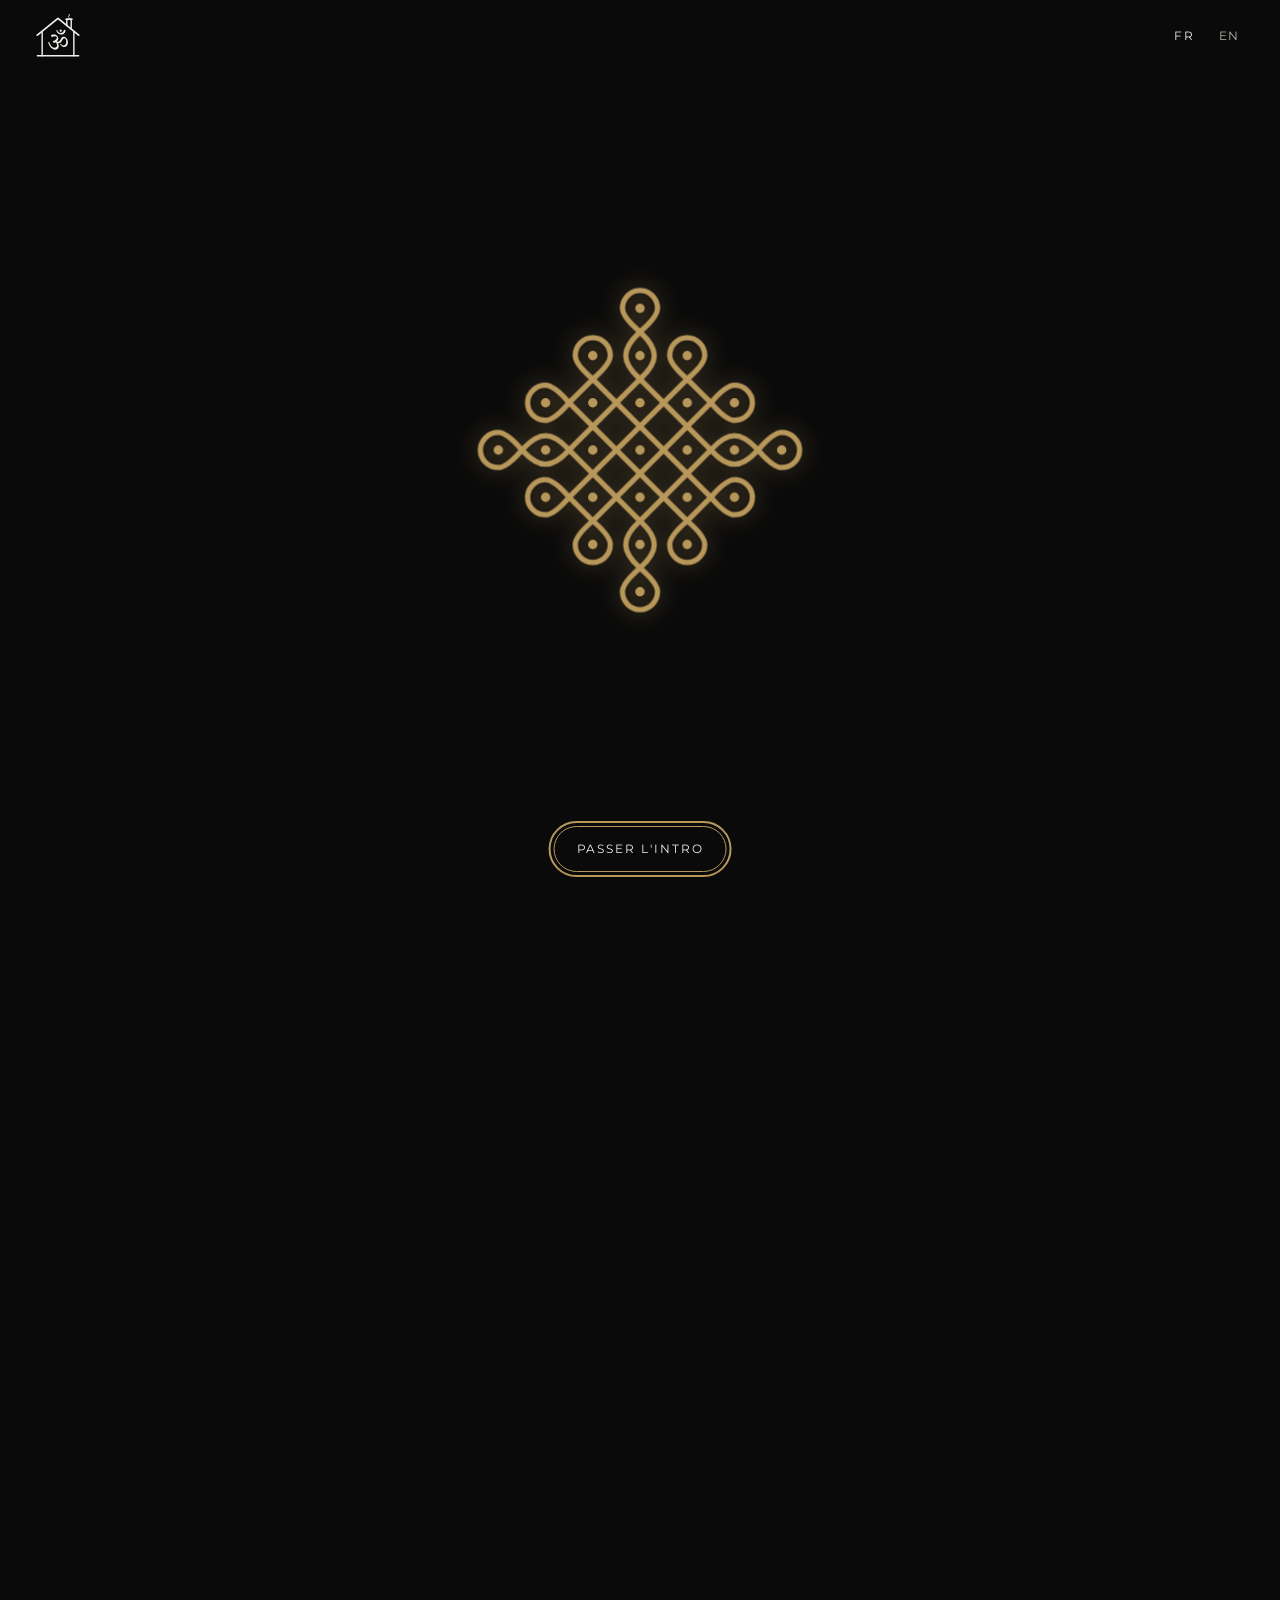
<file: rvl/index.html>
<!doctype html>
<html lang="fr">
<head>
<meta charset="utf-8">
<meta name="viewport" content="width=device-width, initial-scale=1">
<title>RVL, EP piano-voix · Oriana Valenza</title>
<meta name="description" content="RVL, l&#x27;EP piano-voix d&#x27;Oriana Valenza : pop, jazz et soul en anglais, des secrets intimes et le chemin vers la résilience.">
<meta name="color-scheme" content="dark">
<meta name="theme-color" content="#0A0A0A">
<meta name="color-scheme" content="dark">
<style>html{background:#0A0A0A}</style>
<link rel="icon" href="../favicon.svg" type="image/svg+xml">
<link rel="canonical" href="https://oriana-valenza.github.io/rvl/">
<link rel="alternate" hreflang="fr" href="https://oriana-valenza.github.io/rvl/">
<link rel="alternate" hreflang="en" href="https://oriana-valenza.github.io/rvl/?lang=en">
<link rel="alternate" hreflang="x-default" href="https://oriana-valenza.github.io/rvl/">
<meta property="og:type" content="website">
<meta property="og:site_name" content="Oriana Valenza">
<meta property="og:title" content="RVL, EP piano-voix · Oriana Valenza">
<meta property="og:description" content="RVL, l&#x27;EP piano-voix d&#x27;Oriana Valenza : pop, jazz et soul en anglais, des secrets intimes et le chemin vers la résilience.">
<meta property="og:url" content="https://oriana-valenza.github.io/rvl/">
<meta property="og:image" content="https://oriana-valenza.github.io/img/partage.png">
<meta property="og:image:width" content="1200">
<meta property="og:image:height" content="630">
<meta property="og:locale" content="fr_FR">
<meta property="og:locale:alternate" content="en_GB">
<meta name="twitter:card" content="summary_large_image">
<link rel="stylesheet" href="../css/base.css">
<link rel="stylesheet" href="../css/theme.css">
<link rel="stylesheet" href="../css/pages.css">
<script>if(!matchMedia('(prefers-reduced-motion: reduce)').matches)document.documentElement.classList.add('intro-attente')</script>
<noscript><style>.intro-attente #contenu,.intro-attente #pied{opacity:1}</style></noscript>
</head>
<body data-page="rvl" data-base="../">
<a class="evite" href="#contenu" data-i18n="ui.aller_contenu">Aller au contenu</a>
<header class="entete">
  <button class="om" id="bouton-menu" aria-label="Ouvrir le menu" aria-expanded="false" aria-controls="menu"><svg xmlns="http://www.w3.org/2000/svg" viewBox="0 0 100 100" aria-hidden="true" focusable="false">
  <g fill="none" stroke="currentColor" stroke-linecap="round" stroke-linejoin="round">
    <path pathLength="1" stroke-width="4" d="M3 48 L50 10 L97 48"/>
    <path pathLength="1" stroke-width="3.2" d="M70 26.2 V12 H80 V34.3"/>
    <path pathLength="1" stroke-width="3.2" d="M68 12 H82"/>
    <path pathLength="1" stroke-width="2" d="M75 8 q-3 -2 0 -4 q3 -2 0 -4"/>
    <path pathLength="1" stroke-width="3.2" d="M14 41 V95 M86 41 V95"/>
    <path pathLength="1" stroke-width="3.2" d="M3 95 H97"/>
  </g>
  <path fill="currentColor" d="M63.89 75.09L63.89 75.09Q62.12 75.09 60.33 74.15Q58.53 73.21 56.99 71.78Q55.44 70.34 54.45 68.96L54.45 68.96L55.99 67.58Q57.37 69.02 59.03 70.18Q60.69 71.34 62.73 71.34L62.73 71.34Q64.50 71.34 65.66 70.48Q66.82 69.62 67.48 68.27Q68.14 66.92 68.42 65.40Q68.69 63.88 68.69 62.50L68.69 62.50Q68.69 60.57 68.25 58.86Q67.81 57.14 66.87 56.04Q65.93 54.94 64.50 54.94L64.50 54.94Q63.39 54.94 62.48 55.76Q61.57 56.59 60.74 57.89Q59.91 59.19 59.06 60.62Q58.20 62.06 57.18 63.36Q56.16 64.65 54.83 65.48Q53.51 66.31 51.74 66.31L51.74 66.31Q50.25 66.31 49.14 65.92L49.14 65.92Q50.19 67.14 50.80 68.58L50.80 68.58Q51.74 70.78 51.74 72.77L51.74 72.77Q51.74 75.37 50.61 77.22Q49.48 79.07 47.54 80.03Q45.61 81 43.12 81L43.12 81Q39.48 81 36.44 78.68Q33.41 76.36 31.14 72.58Q28.88 68.80 27.44 64.43L27.44 64.43L29.93 63.38Q31.31 67.30 33.05 70.31Q34.79 73.32 36.94 75.04Q39.09 76.75 41.69 76.75L41.69 76.75Q44.95 76.75 46.44 75.01Q47.93 73.27 47.93 70.89L47.93 70.89Q47.93 68.80 46.88 66.81L46.88 66.81Q46.00 65.15 44.51 63.99L44.51 63.99Q42.74 64.88 40.36 65.70L40.36 65.70L38.10 61.78Q43.07 60.29 45.20 58.11Q47.32 55.93 47.32 53.94L47.32 53.94Q47.32 52.06 46.13 51.35Q44.95 50.63 43.29 50.63L43.29 50.63Q41.52 50.63 39.62 51.21Q37.71 51.79 36.17 52.62L36.17 52.62L33.96 48.42Q36.00 47.37 37.96 46.87Q39.92 46.38 41.69 46.38Q43.46 46.38 45.06 47.18Q46.66 47.98 48.32 49.85L48.32 49.85Q49.42 51.07 50.06 52.64Q50.69 54.22 50.69 55.82L50.69 55.82Q50.69 59.19 48.26 61.51L48.26 61.51Q47.60 62.11 46.71 62.72L46.71 62.72Q46.82 62.72 46.94 62.78L46.94 62.78Q47.76 63.11 48.65 63.11L48.65 63.11Q50.69 63.11 52.07 62.28Q53.45 61.45 54.42 60.15Q55.38 58.86 56.21 57.36Q57.04 55.87 57.90 54.58Q58.75 53.28 59.94 52.45Q61.13 51.62 62.84 51.62Q64.55 51.62 65.93 52.37Q67.31 53.11 68.53 54.38L68.53 54.38Q70.35 56.21 71.45 58.61Q72.56 61.01 72.56 64.49L72.56 64.49Q72.56 66.92 71.67 69.38Q70.79 71.83 68.89 73.46Q66.98 75.09 63.89 75.09ZM56.82 46.82L56.82 46.82Q54.56 46.82 52.32 45.69Q50.08 44.55 48.40 42.40Q46.71 40.25 45.94 37.21L45.94 37.21L48.04 36.44Q49.14 39.53 51.13 41.38Q53.12 43.23 56.38 43.23L56.38 43.23Q59.14 43.23 60.99 41.52Q62.84 39.80 63.56 35.88L63.56 35.88L67.37 36.93Q66.82 40.25 65.30 42.45Q63.78 44.66 61.60 45.74Q59.42 46.82 56.82 46.82ZM56.16 40.19L56.16 40.19Q55.11 40.19 54.39 39.64Q53.67 39.09 53.67 37.60Q53.67 36.10 54.39 35.55Q55.11 35.00 56.16 35.00L56.16 35.00Q57.15 35.00 57.87 35.55Q58.59 36.10 58.59 37.60Q58.59 39.09 57.87 39.64Q57.15 40.19 56.16 40.19Z"/>
</svg></button>
  <nav class="outils" aria-label="Langue" data-i18n-aria="ui.langue"><a href="?lang=fr" data-lang="fr" lang="fr" aria-current="true">FR</a><a href="?lang=en" data-lang="en" lang="en">EN</a></nav>
</header>
<nav class="menu" id="menu" aria-label="Menu principal" data-i18n-aria="ui.menu_nav"><ul><li><a data-int="" href="../" data-i18n="nav.accueil">Accueil</a></li><li><a data-int="rvl/" href="../rvl/" aria-current="page" data-i18n="nav.rvl">RVL</a></li><li><a data-int="ecriture/" href="../ecriture/" data-i18n="nav.ecriture">Écriture</a></li><li><a data-int="audiovisuel/" href="../audiovisuel/" data-i18n="nav.audiovisuel">Audiovisuel</a></li><li><a data-int="services/" href="../services/" data-i18n="nav.services">Services</a></li><li><a data-int="oriana/" href="../oriana/" data-i18n="nav.oriana">Oriana</a></li></ul></nav>
<main id="contenu" tabindex="-1"><noscript><p class="sans-js">Ce site a besoin de JavaScript pour afficher son contenu.</p></noscript></main>
<footer id="pied"></footer>
<script src="../js/commun.js"></script>
<script src="../js/pages.js"></script>
</body>
</html>
</file>
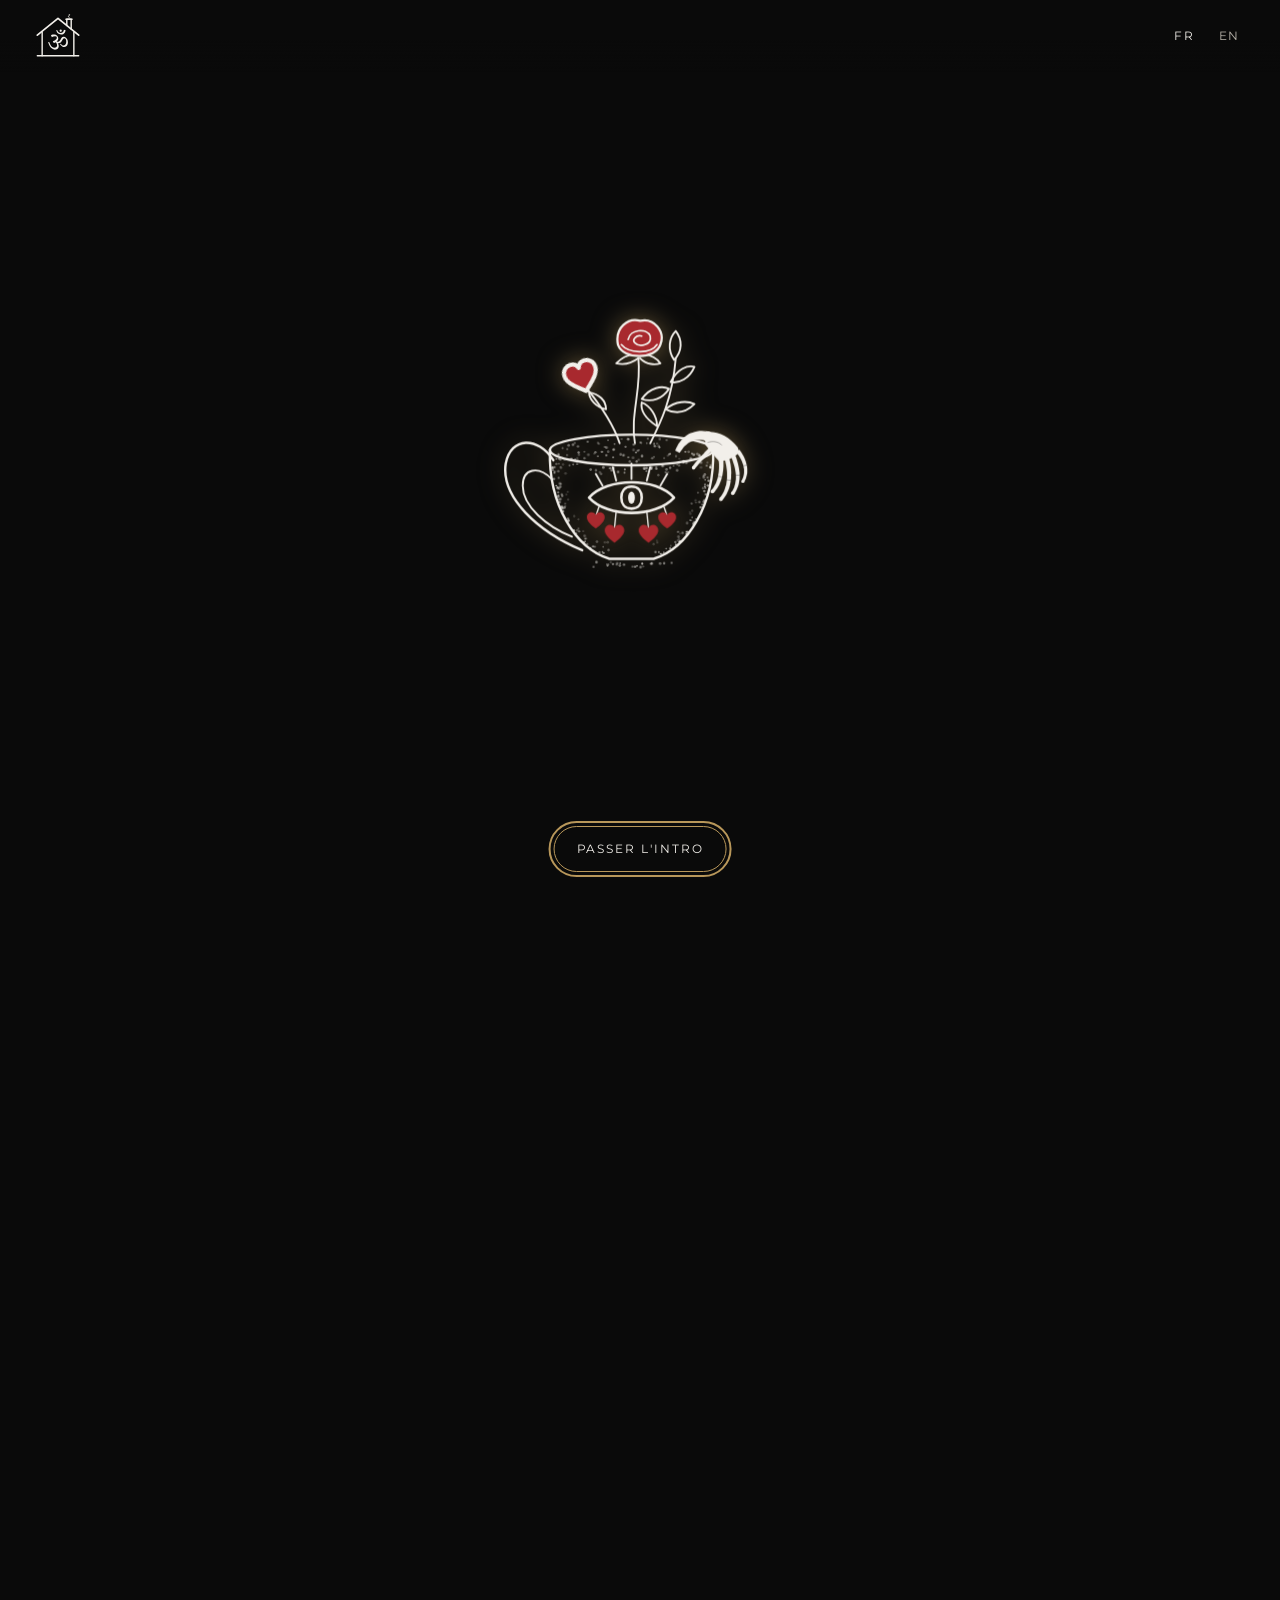
<file: services/index.html>
<!doctype html>
<html lang="fr">
<head>
<meta charset="utf-8">
<meta name="viewport" content="width=device-width, initial-scale=1">
<title>Services · Oriana Valenza</title>
<meta name="description" content="Ateliers d&#x27;expression, coaching de chant, préparation vocale pour casting et accompagnement d&#x27;artiste avec Oriana Valenza.">
<meta name="color-scheme" content="dark">
<meta name="theme-color" content="#0A0A0A">
<meta name="color-scheme" content="dark">
<style>html{background:#0A0A0A}</style>
<link rel="icon" href="../favicon.svg" type="image/svg+xml">
<link rel="canonical" href="https://oriana-valenza.github.io/services/">
<link rel="alternate" hreflang="fr" href="https://oriana-valenza.github.io/services/">
<link rel="alternate" hreflang="en" href="https://oriana-valenza.github.io/services/?lang=en">
<link rel="alternate" hreflang="x-default" href="https://oriana-valenza.github.io/services/">
<meta property="og:type" content="website">
<meta property="og:site_name" content="Oriana Valenza">
<meta property="og:title" content="Services · Oriana Valenza">
<meta property="og:description" content="Ateliers d&#x27;expression, coaching de chant, préparation vocale pour casting et accompagnement d&#x27;artiste avec Oriana Valenza.">
<meta property="og:url" content="https://oriana-valenza.github.io/services/">
<meta property="og:image" content="https://oriana-valenza.github.io/img/partage.png">
<meta property="og:image:width" content="1200">
<meta property="og:image:height" content="630">
<meta property="og:locale" content="fr_FR">
<meta property="og:locale:alternate" content="en_GB">
<meta name="twitter:card" content="summary_large_image">
<link rel="stylesheet" href="../css/base.css">
<link rel="stylesheet" href="../css/theme.css">
<link rel="stylesheet" href="../css/pages.css">
<script>if(!matchMedia('(prefers-reduced-motion: reduce)').matches)document.documentElement.classList.add('intro-attente')</script>
<noscript><style>.intro-attente #contenu,.intro-attente #pied{opacity:1}</style></noscript>
</head>
<body data-page="services" data-base="../">
<a class="evite" href="#contenu" data-i18n="ui.aller_contenu">Aller au contenu</a>
<header class="entete">
  <button class="om" id="bouton-menu" aria-label="Ouvrir le menu" aria-expanded="false" aria-controls="menu"><svg xmlns="http://www.w3.org/2000/svg" viewBox="0 0 100 100" aria-hidden="true" focusable="false">
  <g fill="none" stroke="currentColor" stroke-linecap="round" stroke-linejoin="round">
    <path pathLength="1" stroke-width="4" d="M3 48 L50 10 L97 48"/>
    <path pathLength="1" stroke-width="3.2" d="M70 26.2 V12 H80 V34.3"/>
    <path pathLength="1" stroke-width="3.2" d="M68 12 H82"/>
    <path pathLength="1" stroke-width="2" d="M75 8 q-3 -2 0 -4 q3 -2 0 -4"/>
    <path pathLength="1" stroke-width="3.2" d="M14 41 V95 M86 41 V95"/>
    <path pathLength="1" stroke-width="3.2" d="M3 95 H97"/>
  </g>
  <path fill="currentColor" d="M63.89 75.09L63.89 75.09Q62.12 75.09 60.33 74.15Q58.53 73.21 56.99 71.78Q55.44 70.34 54.45 68.96L54.45 68.96L55.99 67.58Q57.37 69.02 59.03 70.18Q60.69 71.34 62.73 71.34L62.73 71.34Q64.50 71.34 65.66 70.48Q66.82 69.62 67.48 68.27Q68.14 66.92 68.42 65.40Q68.69 63.88 68.69 62.50L68.69 62.50Q68.69 60.57 68.25 58.86Q67.81 57.14 66.87 56.04Q65.93 54.94 64.50 54.94L64.50 54.94Q63.39 54.94 62.48 55.76Q61.57 56.59 60.74 57.89Q59.91 59.19 59.06 60.62Q58.20 62.06 57.18 63.36Q56.16 64.65 54.83 65.48Q53.51 66.31 51.74 66.31L51.74 66.31Q50.25 66.31 49.14 65.92L49.14 65.92Q50.19 67.14 50.80 68.58L50.80 68.58Q51.74 70.78 51.74 72.77L51.74 72.77Q51.74 75.37 50.61 77.22Q49.48 79.07 47.54 80.03Q45.61 81 43.12 81L43.12 81Q39.48 81 36.44 78.68Q33.41 76.36 31.14 72.58Q28.88 68.80 27.44 64.43L27.44 64.43L29.93 63.38Q31.31 67.30 33.05 70.31Q34.79 73.32 36.94 75.04Q39.09 76.75 41.69 76.75L41.69 76.75Q44.95 76.75 46.44 75.01Q47.93 73.27 47.93 70.89L47.93 70.89Q47.93 68.80 46.88 66.81L46.88 66.81Q46.00 65.15 44.51 63.99L44.51 63.99Q42.74 64.88 40.36 65.70L40.36 65.70L38.10 61.78Q43.07 60.29 45.20 58.11Q47.32 55.93 47.32 53.94L47.32 53.94Q47.32 52.06 46.13 51.35Q44.95 50.63 43.29 50.63L43.29 50.63Q41.52 50.63 39.62 51.21Q37.71 51.79 36.17 52.62L36.17 52.62L33.96 48.42Q36.00 47.37 37.96 46.87Q39.92 46.38 41.69 46.38Q43.46 46.38 45.06 47.18Q46.66 47.98 48.32 49.85L48.32 49.85Q49.42 51.07 50.06 52.64Q50.69 54.22 50.69 55.82L50.69 55.82Q50.69 59.19 48.26 61.51L48.26 61.51Q47.60 62.11 46.71 62.72L46.71 62.72Q46.82 62.72 46.94 62.78L46.94 62.78Q47.76 63.11 48.65 63.11L48.65 63.11Q50.69 63.11 52.07 62.28Q53.45 61.45 54.42 60.15Q55.38 58.86 56.21 57.36Q57.04 55.87 57.90 54.58Q58.75 53.28 59.94 52.45Q61.13 51.62 62.84 51.62Q64.55 51.62 65.93 52.37Q67.31 53.11 68.53 54.38L68.53 54.38Q70.35 56.21 71.45 58.61Q72.56 61.01 72.56 64.49L72.56 64.49Q72.56 66.92 71.67 69.38Q70.79 71.83 68.89 73.46Q66.98 75.09 63.89 75.09ZM56.82 46.82L56.82 46.82Q54.56 46.82 52.32 45.69Q50.08 44.55 48.40 42.40Q46.71 40.25 45.94 37.21L45.94 37.21L48.04 36.44Q49.14 39.53 51.13 41.38Q53.12 43.23 56.38 43.23L56.38 43.23Q59.14 43.23 60.99 41.52Q62.84 39.80 63.56 35.88L63.56 35.88L67.37 36.93Q66.82 40.25 65.30 42.45Q63.78 44.66 61.60 45.74Q59.42 46.82 56.82 46.82ZM56.16 40.19L56.16 40.19Q55.11 40.19 54.39 39.64Q53.67 39.09 53.67 37.60Q53.67 36.10 54.39 35.55Q55.11 35.00 56.16 35.00L56.16 35.00Q57.15 35.00 57.87 35.55Q58.59 36.10 58.59 37.60Q58.59 39.09 57.87 39.64Q57.15 40.19 56.16 40.19Z"/>
</svg></button>
  <nav class="outils" aria-label="Langue" data-i18n-aria="ui.langue"><a href="?lang=fr" data-lang="fr" lang="fr" aria-current="true">FR</a><a href="?lang=en" data-lang="en" lang="en">EN</a></nav>
</header>
<nav class="menu" id="menu" aria-label="Menu principal" data-i18n-aria="ui.menu_nav"><ul><li><a data-int="" href="../" data-i18n="nav.accueil">Accueil</a></li><li><a data-int="rvl/" href="../rvl/" data-i18n="nav.rvl">RVL</a></li><li><a data-int="ecriture/" href="../ecriture/" data-i18n="nav.ecriture">Écriture</a></li><li><a data-int="audiovisuel/" href="../audiovisuel/" data-i18n="nav.audiovisuel">Audiovisuel</a></li><li><a data-int="services/" href="../services/" aria-current="page" data-i18n="nav.services">Services</a></li><li><a data-int="oriana/" href="../oriana/" data-i18n="nav.oriana">Oriana</a></li></ul></nav>
<main id="contenu" tabindex="-1"><noscript><p class="sans-js">Ce site a besoin de JavaScript pour afficher son contenu.</p></noscript></main>
<footer id="pied"></footer>
<script src="../js/commun.js"></script>
<script src="../js/pages.js"></script>
</body>
</html>
</file>
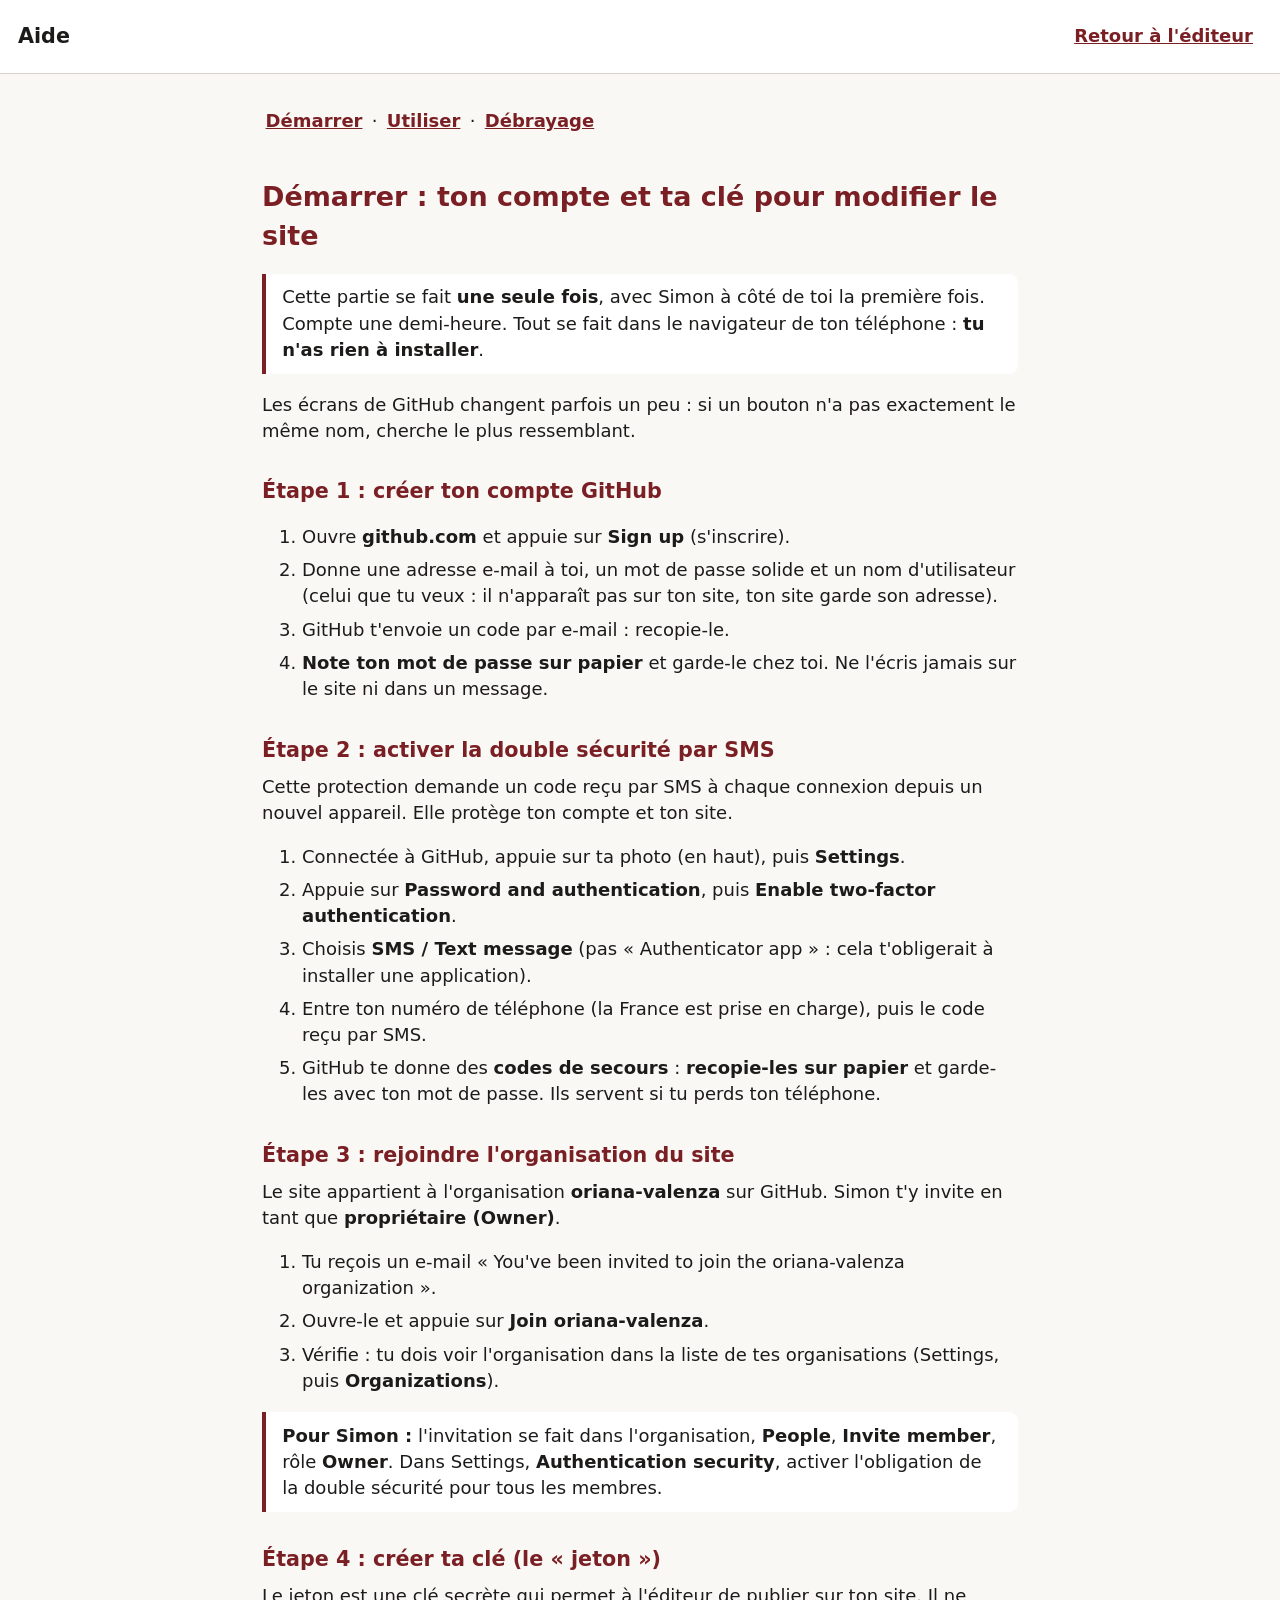
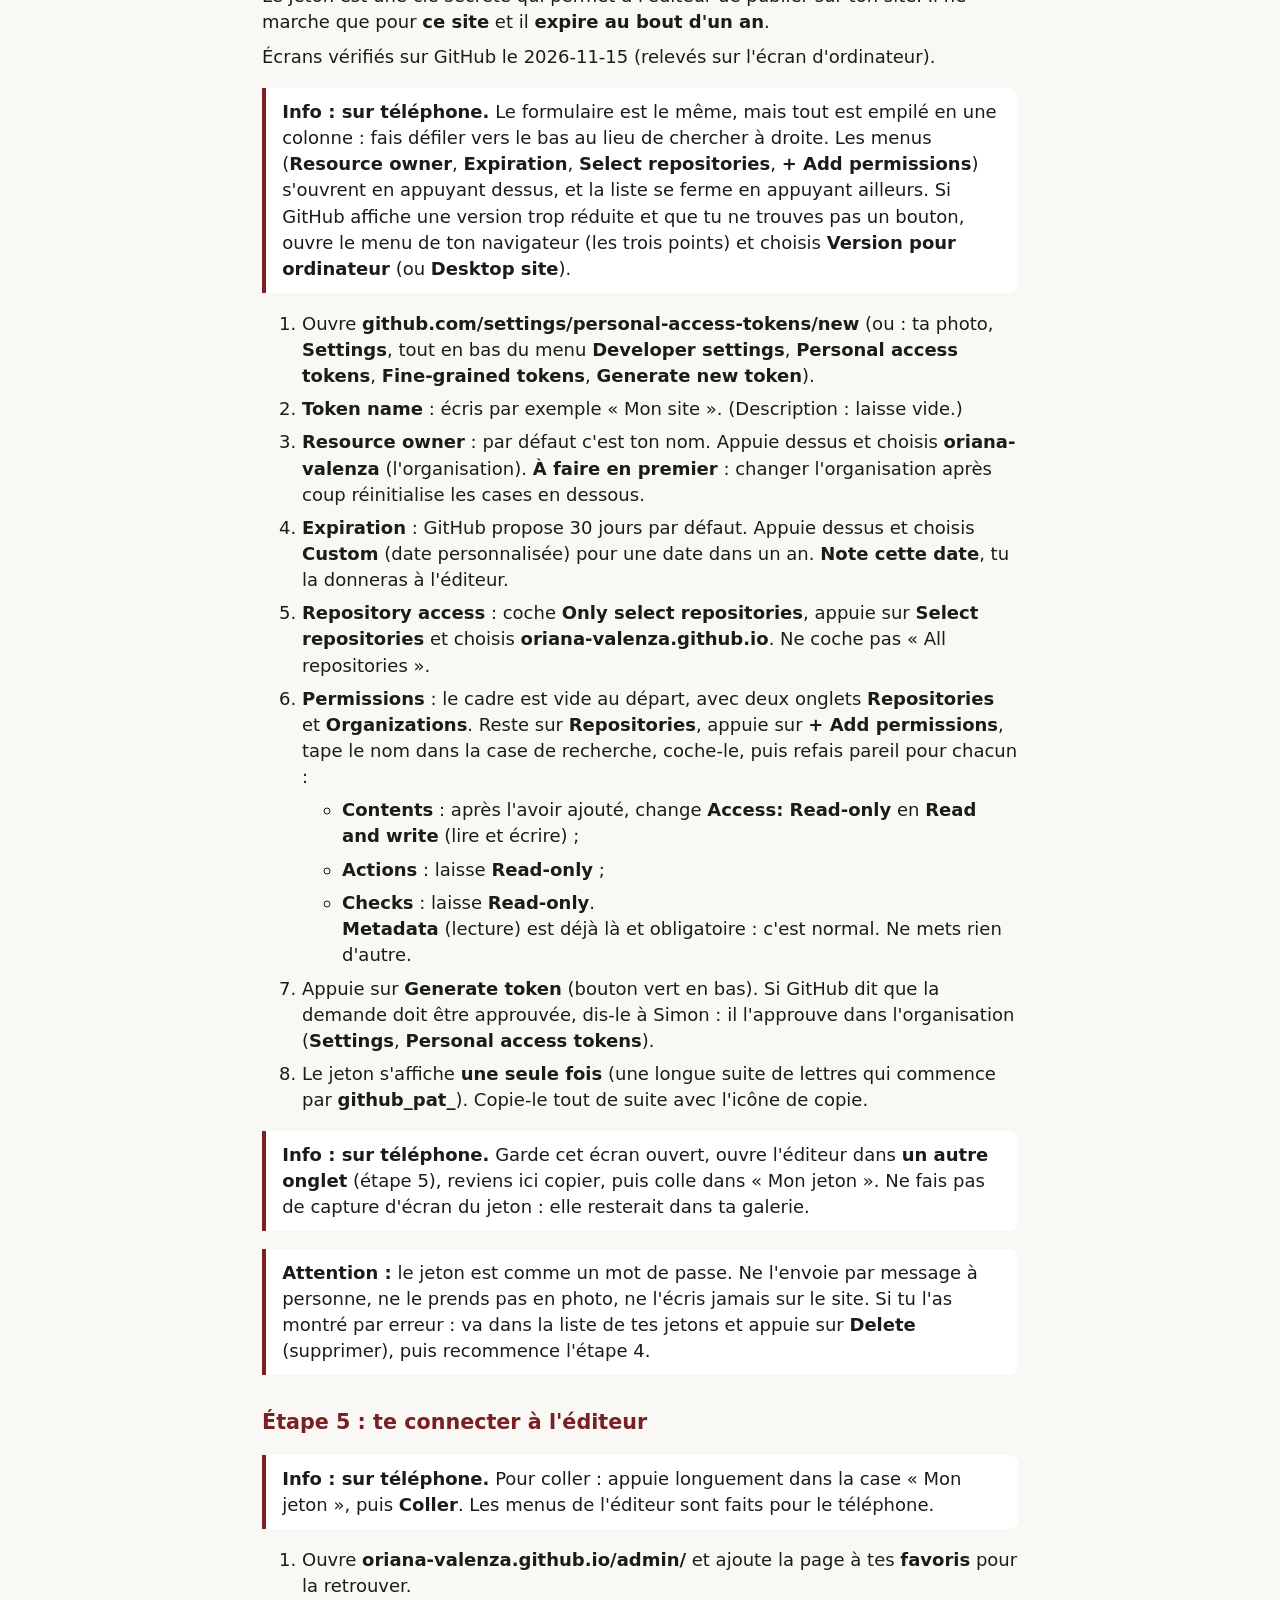
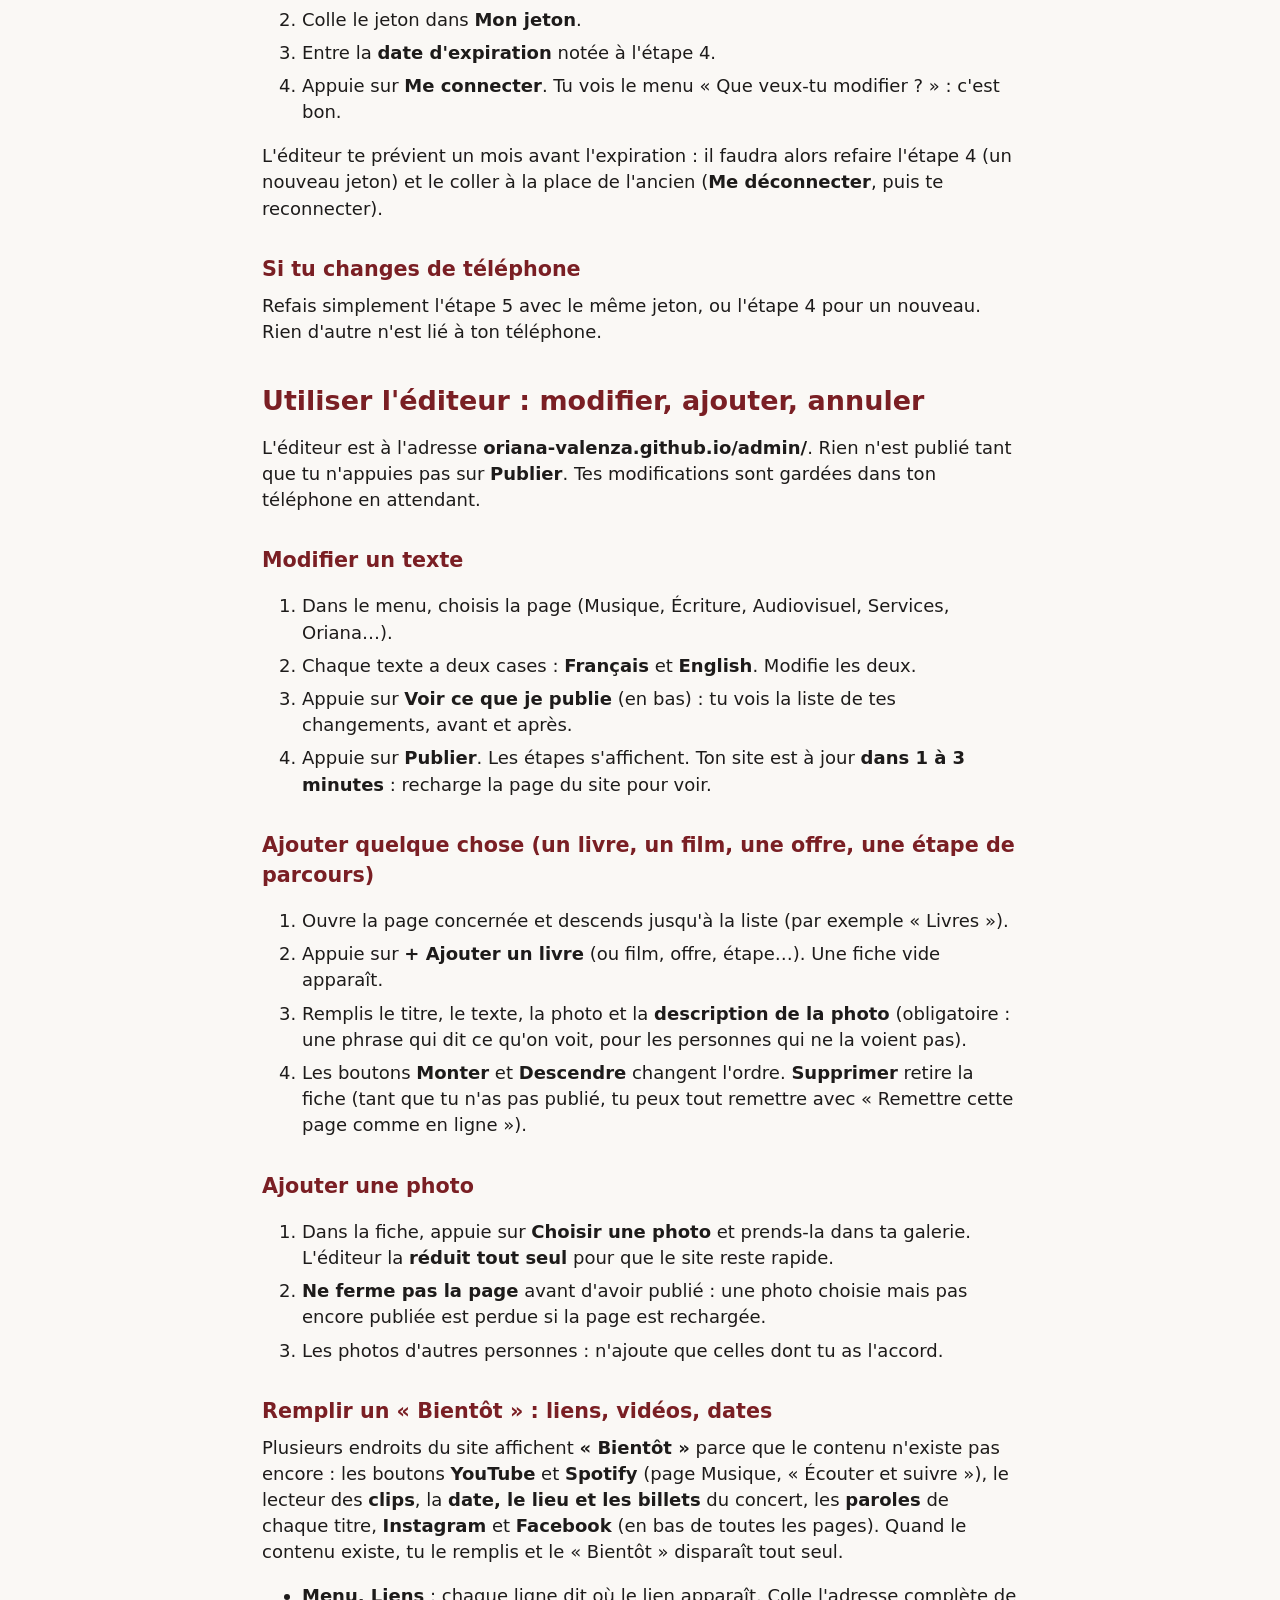
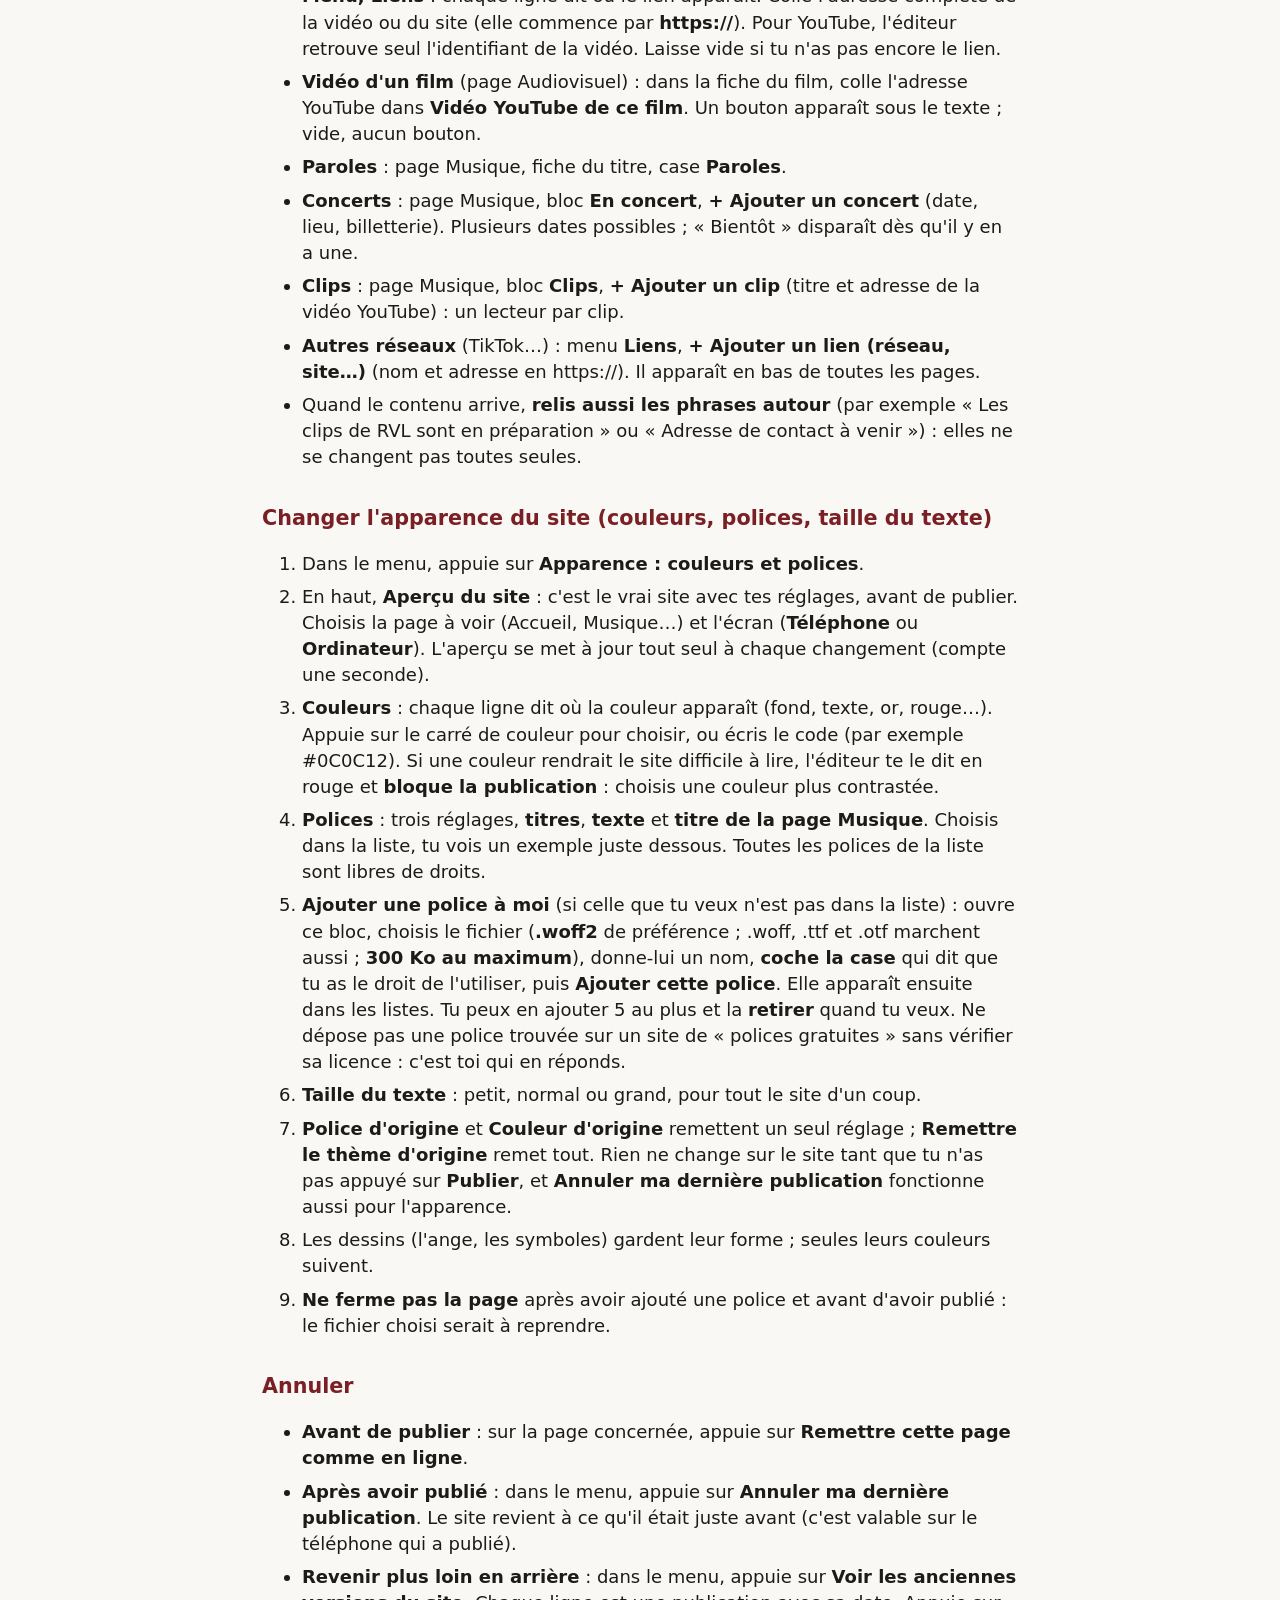
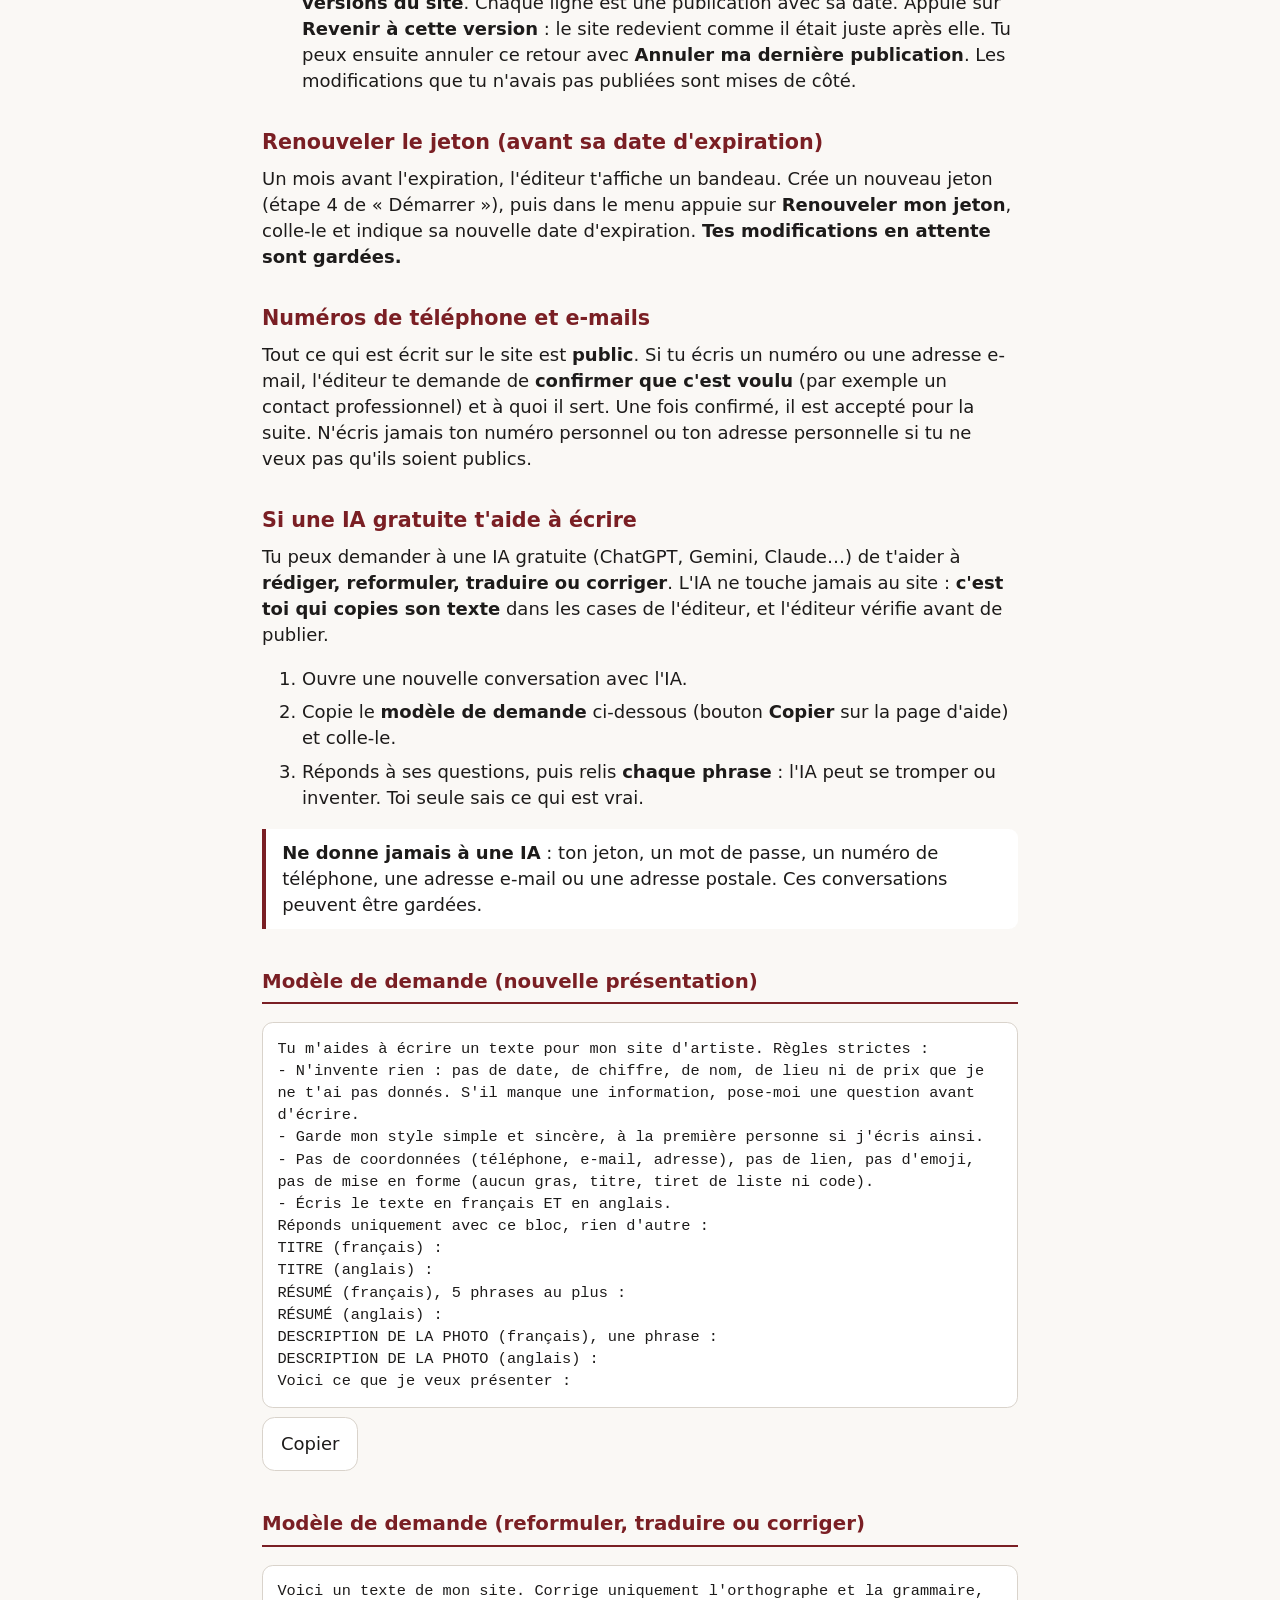
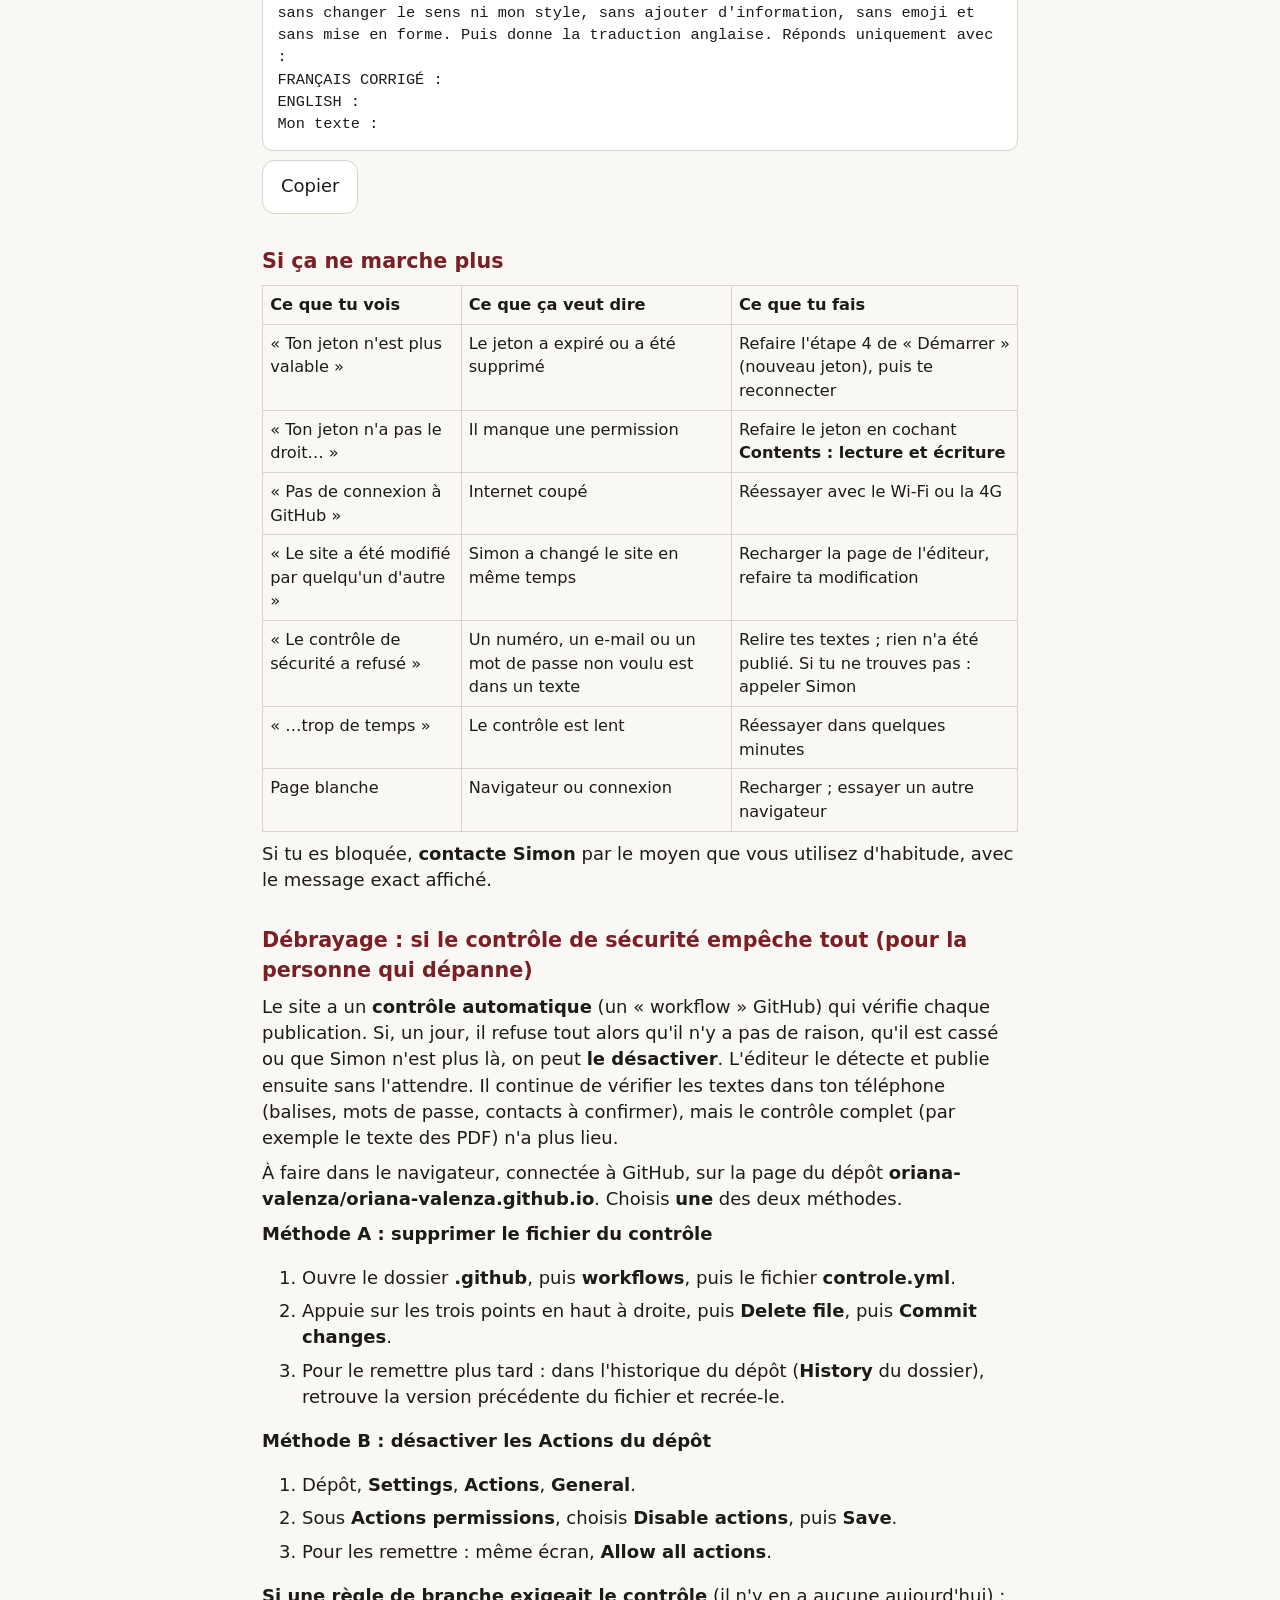
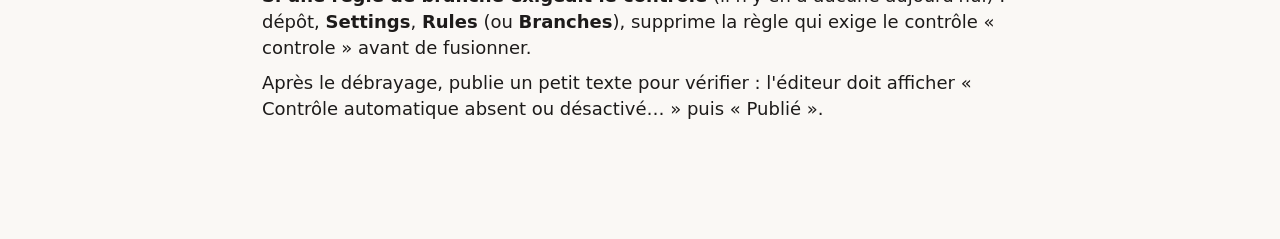
<file: admin/aide/index.html>
<!doctype html>
<html lang="fr">
<head>
<meta charset="utf-8">
<meta name="viewport" content="width=device-width, initial-scale=1">
<meta name="robots" content="noindex,nofollow">
<meta http-equiv="Content-Security-Policy" content="default-src 'none'; script-src 'self'; style-src 'self'; img-src 'self' data:; base-uri 'none'; form-action 'none'">
<title>Aide de l'éditeur</title>
<link rel="icon" href="../../favicon.svg" type="image/svg+xml">
<link rel="stylesheet" href="../admin.css">
</head>
<body>
<header class="haut"><h1>Aide</h1><a class="aide" href="../">Retour à l'éditeur</a></header>
<main class="aide-texte">
<nav class="sommaire"><a href="#demarrer">Démarrer</a> · <a href="#utiliser">Utiliser</a> · <a href="#debrayage">Débrayage</a></nav>
<section id="demarrer"><h1>Démarrer : ton compte et ta clé pour modifier le site</h1><blockquote>Cette partie se fait <strong>une seule fois</strong>, avec Simon à côté de toi la première fois. Compte une demi-heure. Tout se fait dans le navigateur de ton téléphone : <strong>tu n'as rien à installer</strong>.</blockquote><p>Les écrans de GitHub changent parfois un peu : si un bouton n'a pas exactement le même nom, cherche le plus ressemblant.</p><h2>Étape 1 : créer ton compte GitHub</h2><ol><li>Ouvre <strong>github.com</strong> et appuie sur <strong>Sign up</strong> (s'inscrire).</li><li>Donne une adresse e-mail à toi, un mot de passe solide et un nom d'utilisateur (celui que tu veux : il n'apparaît pas sur ton site, ton site garde son adresse).</li><li>GitHub t'envoie un code par e-mail : recopie-le.</li><li><strong>Note ton mot de passe sur papier</strong> et garde-le chez toi. Ne l'écris jamais sur le site ni dans un message.</li></ol><h2>Étape 2 : activer la double sécurité par SMS</h2><p>Cette protection demande un code reçu par SMS à chaque connexion depuis un nouvel appareil. Elle protège ton compte et ton site.</p><ol><li>Connectée à GitHub, appuie sur ta photo (en haut), puis <strong>Settings</strong>.</li><li>Appuie sur <strong>Password and authentication</strong>, puis <strong>Enable two-factor authentication</strong>.</li><li>Choisis <strong>SMS / Text message</strong> (pas « Authenticator app » : cela t'obligerait à installer une application).</li><li>Entre ton numéro de téléphone (la France est prise en charge), puis le code reçu par SMS.</li><li>GitHub te donne des <strong>codes de secours</strong> : <strong>recopie-les sur papier</strong> et garde-les avec ton mot de passe. Ils servent si tu perds ton téléphone.</li></ol><h2>Étape 3 : rejoindre l'organisation du site</h2><p>Le site appartient à l'organisation <strong>oriana-valenza</strong> sur GitHub. Simon t'y invite en tant que <strong>propriétaire (Owner)</strong>.</p><ol><li>Tu reçois un e-mail « You've been invited to join the oriana-valenza organization ».</li><li>Ouvre-le et appuie sur <strong>Join oriana-valenza</strong>.</li><li>Vérifie : tu dois voir l'organisation dans la liste de tes organisations (Settings, puis <strong>Organizations</strong>).</li></ol><blockquote><strong>Pour Simon :</strong> l'invitation se fait dans l'organisation, <strong>People</strong>, <strong>Invite member</strong>, rôle <strong>Owner</strong>. Dans Settings, <strong>Authentication security</strong>, activer l'obligation de la double sécurité pour tous les membres.</blockquote><h2>Étape 4 : créer ta clé (le « jeton »)</h2><p>Le jeton est une clé secrète qui permet à l'éditeur de publier sur ton site. Il ne marche que pour <strong>ce site</strong> et il <strong>expire au bout d'un an</strong>.</p><p>Écrans vérifiés sur GitHub le 2026-11-15 (relevés sur l'écran d'ordinateur).</p><blockquote><strong>Info : sur téléphone.</strong> Le formulaire est le même, mais tout est empilé en une colonne : fais défiler vers le bas au lieu de chercher à droite. Les menus (<strong>Resource owner</strong>, <strong>Expiration</strong>, <strong>Select repositories</strong>, <strong>+ Add permissions</strong>) s'ouvrent en appuyant dessus, et la liste se ferme en appuyant ailleurs. Si GitHub affiche une version trop réduite et que tu ne trouves pas un bouton, ouvre le menu de ton navigateur (les trois points) et choisis <strong>Version pour ordinateur</strong> (ou <strong>Desktop site</strong>).</blockquote><ol><li>Ouvre <strong>github.com/settings/personal-access-tokens/new</strong> (ou : ta photo, <strong>Settings</strong>, tout en bas du menu <strong>Developer settings</strong>, <strong>Personal access tokens</strong>, <strong>Fine-grained tokens</strong>, <strong>Generate new token</strong>).</li><li><strong>Token name</strong> : écris par exemple « Mon site ». (Description : laisse vide.)</li><li><strong>Resource owner</strong> : par défaut c'est ton nom. Appuie dessus et choisis <strong>oriana-valenza</strong> (l'organisation). <strong>À faire en premier</strong> : changer l'organisation après coup réinitialise les cases en dessous.</li><li><strong>Expiration</strong> : GitHub propose 30 jours par défaut. Appuie dessus et choisis <strong>Custom</strong> (date personnalisée) pour une date dans un an. <strong>Note cette date</strong>, tu la donneras à l'éditeur.</li><li><strong>Repository access</strong> : coche <strong>Only select repositories</strong>, appuie sur <strong>Select repositories</strong> et choisis <strong>oriana-valenza.github.io</strong>. Ne coche pas « All repositories ».</li><li><strong>Permissions</strong> : le cadre est vide au départ, avec deux onglets <strong>Repositories</strong> et <strong>Organizations</strong>. Reste sur <strong>Repositories</strong>, appuie sur <strong>+ Add permissions</strong>, tape le nom dans la case de recherche, coche-le, puis refais pareil pour chacun :<ul><li><strong>Contents</strong> : après l'avoir ajouté, change <strong>Access: Read-only</strong> en <strong>Read and write</strong> (lire et écrire) ;</li><li><strong>Actions</strong> : laisse <strong>Read-only</strong> ;</li><li><strong>Checks</strong> : laisse <strong>Read-only</strong>.<br><strong>Metadata</strong> (lecture) est déjà là et obligatoire : c'est normal. Ne mets rien d'autre.</li></ul></li><li>Appuie sur <strong>Generate token</strong> (bouton vert en bas). Si GitHub dit que la demande doit être approuvée, dis-le à Simon : il l'approuve dans l'organisation (<strong>Settings</strong>, <strong>Personal access tokens</strong>).</li><li>Le jeton s'affiche <strong>une seule fois</strong> (une longue suite de lettres qui commence par <strong>github_pat_</strong>). Copie-le tout de suite avec l'icône de copie.</li></ol><blockquote><strong>Info : sur téléphone.</strong> Garde cet écran ouvert, ouvre l'éditeur dans <strong>un autre onglet</strong> (étape 5), reviens ici copier, puis colle dans « Mon jeton ». Ne fais pas de capture d'écran du jeton : elle resterait dans ta galerie.</blockquote><blockquote><strong>Attention :</strong> le jeton est comme un mot de passe. Ne l'envoie par message à personne, ne le prends pas en photo, ne l'écris jamais sur le site. Si tu l'as montré par erreur : va dans la liste de tes jetons et appuie sur <strong>Delete</strong> (supprimer), puis recommence l'étape 4.</blockquote><h2>Étape 5 : te connecter à l'éditeur</h2><blockquote><strong>Info : sur téléphone.</strong> Pour coller : appuie longuement dans la case « Mon jeton », puis <strong>Coller</strong>. Les menus de l'éditeur sont faits pour le téléphone.</blockquote><ol><li>Ouvre <strong>oriana-valenza.github.io/admin/</strong> et ajoute la page à tes <strong>favoris</strong> pour la retrouver.</li><li>Colle le jeton dans <strong>Mon jeton</strong>.</li><li>Entre la <strong>date d'expiration</strong> notée à l'étape 4.</li><li>Appuie sur <strong>Me connecter</strong>. Tu vois le menu « Que veux-tu modifier ? » : c'est bon.</li></ol><p>L'éditeur te prévient un mois avant l'expiration : il faudra alors refaire l'étape 4 (un nouveau jeton) et le coller à la place de l'ancien (<strong>Me déconnecter</strong>, puis te reconnecter).</p><h2>Si tu changes de téléphone</h2><p>Refais simplement l'étape 5 avec le même jeton, ou l'étape 4 pour un nouveau. Rien d'autre n'est lié à ton téléphone.</p></section>
<section id="utiliser"><h1>Utiliser l'éditeur : modifier, ajouter, annuler</h1><p>L'éditeur est à l'adresse <strong>oriana-valenza.github.io/admin/</strong>. Rien n'est publié tant que tu n'appuies pas sur <strong>Publier</strong>. Tes modifications sont gardées dans ton téléphone en attendant.</p><h2>Modifier un texte</h2><ol><li>Dans le menu, choisis la page (Musique, Écriture, Audiovisuel, Services, Oriana…).</li><li>Chaque texte a deux cases : <strong>Français</strong> et <strong>English</strong>. Modifie les deux.</li><li>Appuie sur <strong>Voir ce que je publie</strong> (en bas) : tu vois la liste de tes changements, avant et après.</li><li>Appuie sur <strong>Publier</strong>. Les étapes s'affichent. Ton site est à jour <strong>dans 1 à 3 minutes</strong> : recharge la page du site pour voir.</li></ol><h2>Ajouter quelque chose (un livre, un film, une offre, une étape de parcours)</h2><ol><li>Ouvre la page concernée et descends jusqu'à la liste (par exemple « Livres »).</li><li>Appuie sur <strong>+ Ajouter un livre</strong> (ou film, offre, étape…). Une fiche vide apparaît.</li><li>Remplis le titre, le texte, la photo et la <strong>description de la photo</strong> (obligatoire : une phrase qui dit ce qu'on voit, pour les personnes qui ne la voient pas).</li><li>Les boutons <strong>Monter</strong> et <strong>Descendre</strong> changent l'ordre. <strong>Supprimer</strong> retire la fiche (tant que tu n'as pas publié, tu peux tout remettre avec « Remettre cette page comme en ligne »).</li></ol><h2>Ajouter une photo</h2><ol><li>Dans la fiche, appuie sur <strong>Choisir une photo</strong> et prends-la dans ta galerie. L'éditeur la <strong>réduit tout seul</strong> pour que le site reste rapide.</li><li><strong>Ne ferme pas la page</strong> avant d'avoir publié : une photo choisie mais pas encore publiée est perdue si la page est rechargée.</li><li>Les photos d'autres personnes : n'ajoute que celles dont tu as l'accord.</li></ol><h2>Remplir un « Bientôt » : liens, vidéos, dates</h2><p>Plusieurs endroits du site affichent <strong>« Bientôt »</strong> parce que le contenu n'existe pas encore : les boutons <strong>YouTube</strong> et <strong>Spotify</strong> (page Musique, « Écouter et suivre »), le lecteur des <strong>clips</strong>, la <strong>date, le lieu et les billets</strong> du concert, les <strong>paroles</strong> de chaque titre, <strong>Instagram</strong> et <strong>Facebook</strong> (en bas de toutes les pages). Quand le contenu existe, tu le remplis et le « Bientôt » disparaît tout seul.</p><ul><li><strong>Menu, Liens</strong> : chaque ligne dit où le lien apparaît. Colle l'adresse complète de la vidéo ou du site (elle commence par <strong>https://</strong>). Pour YouTube, l'éditeur retrouve seul l'identifiant de la vidéo. Laisse vide si tu n'as pas encore le lien.</li><li><strong>Vidéo d'un film</strong> (page Audiovisuel) : dans la fiche du film, colle l'adresse YouTube dans <strong>Vidéo YouTube de ce film</strong>. Un bouton apparaît sous le texte ; vide, aucun bouton.</li><li><strong>Paroles</strong> : page Musique, fiche du titre, case <strong>Paroles</strong>.</li><li><strong>Concerts</strong> : page Musique, bloc <strong>En concert</strong>, <strong>+ Ajouter un concert</strong> (date, lieu, billetterie). Plusieurs dates possibles ; « Bientôt » disparaît dès qu'il y en a une.</li><li><strong>Clips</strong> : page Musique, bloc <strong>Clips</strong>, <strong>+ Ajouter un clip</strong> (titre et adresse de la vidéo YouTube) : un lecteur par clip.</li><li><strong>Autres réseaux</strong> (TikTok…) : menu <strong>Liens</strong>, <strong>+ Ajouter un lien (réseau, site…)</strong> (nom et adresse en https://). Il apparaît en bas de toutes les pages.</li><li>Quand le contenu arrive, <strong>relis aussi les phrases autour</strong> (par exemple « Les clips de RVL sont en préparation » ou « Adresse de contact à venir ») : elles ne se changent pas toutes seules.</li></ul><h2>Changer l'apparence du site (couleurs, polices, taille du texte)</h2><ol><li>Dans le menu, appuie sur <strong>Apparence : couleurs et polices</strong>.</li><li>En haut, <strong>Aperçu du site</strong> : c'est le vrai site avec tes réglages, avant de publier. Choisis la page à voir (Accueil, Musique…) et l'écran (<strong>Téléphone</strong> ou <strong>Ordinateur</strong>). L'aperçu se met à jour tout seul à chaque changement (compte une seconde).</li><li><strong>Couleurs</strong> : chaque ligne dit où la couleur apparaît (fond, texte, or, rouge…). Appuie sur le carré de couleur pour choisir, ou écris le code (par exemple #0C0C12). Si une couleur rendrait le site difficile à lire, l'éditeur te le dit en rouge et <strong>bloque la publication</strong> : choisis une couleur plus contrastée.</li><li><strong>Polices</strong> : trois réglages, <strong>titres</strong>, <strong>texte</strong> et <strong>titre de la page Musique</strong>. Choisis dans la liste, tu vois un exemple juste dessous. Toutes les polices de la liste sont libres de droits.</li><li><strong>Ajouter une police à moi</strong> (si celle que tu veux n'est pas dans la liste) : ouvre ce bloc, choisis le fichier (<strong>.woff2</strong> de préférence ; .woff, .ttf et .otf marchent aussi ; <strong>300 Ko au maximum</strong>), donne-lui un nom, <strong>coche la case</strong> qui dit que tu as le droit de l'utiliser, puis <strong>Ajouter cette police</strong>. Elle apparaît ensuite dans les listes. Tu peux en ajouter 5 au plus et la <strong>retirer</strong> quand tu veux. Ne dépose pas une police trouvée sur un site de « polices gratuites » sans vérifier sa licence : c'est toi qui en réponds.</li><li><strong>Taille du texte</strong> : petit, normal ou grand, pour tout le site d'un coup.</li><li><strong>Police d'origine</strong> et <strong>Couleur d'origine</strong> remettent un seul réglage ; <strong>Remettre le thème d'origine</strong> remet tout. Rien ne change sur le site tant que tu n'as pas appuyé sur <strong>Publier</strong>, et <strong>Annuler ma dernière publication</strong> fonctionne aussi pour l'apparence.</li><li>Les dessins (l'ange, les symboles) gardent leur forme ; seules leurs couleurs suivent.</li><li><strong>Ne ferme pas la page</strong> après avoir ajouté une police et avant d'avoir publié : le fichier choisi serait à reprendre.</li></ol><h2>Annuler</h2><ul><li><strong>Avant de publier</strong> : sur la page concernée, appuie sur <strong>Remettre cette page comme en ligne</strong>.</li><li><strong>Après avoir publié</strong> : dans le menu, appuie sur <strong>Annuler ma dernière publication</strong>. Le site revient à ce qu'il était juste avant (c'est valable sur le téléphone qui a publié).</li><li><strong>Revenir plus loin en arrière</strong> : dans le menu, appuie sur <strong>Voir les anciennes versions du site</strong>. Chaque ligne est une publication avec sa date. Appuie sur <strong>Revenir à cette version</strong> : le site redevient comme il était juste après elle. Tu peux ensuite annuler ce retour avec <strong>Annuler ma dernière publication</strong>. Les modifications que tu n'avais pas publiées sont mises de côté.</li></ul><h2>Renouveler le jeton (avant sa date d'expiration)</h2><p>Un mois avant l'expiration, l'éditeur t'affiche un bandeau. Crée un nouveau jeton (étape 4 de « Démarrer »), puis dans le menu appuie sur <strong>Renouveler mon jeton</strong>, colle-le et indique sa nouvelle date d'expiration. <strong>Tes modifications en attente sont gardées.</strong></p><h2>Numéros de téléphone et e-mails</h2><p>Tout ce qui est écrit sur le site est <strong>public</strong>. Si tu écris un numéro ou une adresse e-mail, l'éditeur te demande de <strong>confirmer que c'est voulu</strong> (par exemple un contact professionnel) et à quoi il sert. Une fois confirmé, il est accepté pour la suite. N'écris jamais ton numéro personnel ou ton adresse personnelle si tu ne veux pas qu'ils soient publics.</p><h2>Si une IA gratuite t'aide à écrire</h2><p>Tu peux demander à une IA gratuite (ChatGPT, Gemini, Claude…) de t'aider à <strong>rédiger, reformuler, traduire ou corriger</strong>. L'IA ne touche jamais au site : <strong>c'est toi qui copies son texte</strong> dans les cases de l'éditeur, et l'éditeur vérifie avant de publier.</p><ol><li>Ouvre une nouvelle conversation avec l'IA.</li><li>Copie le <strong>modèle de demande</strong> ci-dessous (bouton <strong>Copier</strong> sur la page d'aide) et colle-le.</li><li>Réponds à ses questions, puis relis <strong>chaque phrase</strong> : l'IA peut se tromper ou inventer. Toi seule sais ce qui est vrai.</li></ol><blockquote><strong>Ne donne jamais à une IA</strong> : ton jeton, un mot de passe, un numéro de téléphone, une adresse e-mail ou une adresse postale. Ces conversations peuvent être gardées.</blockquote><h3>Modèle de demande (nouvelle présentation)</h3><div class="modele"><pre>Tu m'aides à écrire un texte pour mon site d'artiste. Règles strictes :
- N'invente rien : pas de date, de chiffre, de nom, de lieu ni de prix que je ne t'ai pas donnés. S'il manque une information, pose-moi une question avant d'écrire.
- Garde mon style simple et sincère, à la première personne si j'écris ainsi.
- Pas de coordonnées (téléphone, e-mail, adresse), pas de lien, pas d'emoji, pas de mise en forme (aucun gras, titre, tiret de liste ni code).
- Écris le texte en français ET en anglais.
Réponds uniquement avec ce bloc, rien d'autre :
TITRE (français) :
TITRE (anglais) :
RÉSUMÉ (français), 5 phrases au plus :
RÉSUMÉ (anglais) :
DESCRIPTION DE LA PHOTO (français), une phrase :
DESCRIPTION DE LA PHOTO (anglais) :
Voici ce que je veux présenter :</pre><button type="button" class="copier">Copier</button></div><h3>Modèle de demande (reformuler, traduire ou corriger)</h3><div class="modele"><pre>Voici un texte de mon site. Corrige uniquement l'orthographe et la grammaire, sans changer le sens ni mon style, sans ajouter d'information, sans emoji et sans mise en forme. Puis donne la traduction anglaise. Réponds uniquement avec :
FRANÇAIS CORRIGÉ :
ENGLISH :
Mon texte :</pre><button type="button" class="copier">Copier</button></div><h2>Si ça ne marche plus</h2><table><thead><tr><th>Ce que tu vois</th><th>Ce que ça veut dire</th><th>Ce que tu fais</th></tr></thead><tbody><tr><td>« Ton jeton n'est plus valable »</td><td>Le jeton a expiré ou a été supprimé</td><td>Refaire l'étape 4 de « Démarrer » (nouveau jeton), puis te reconnecter</td></tr><tr><td>« Ton jeton n'a pas le droit… »</td><td>Il manque une permission</td><td>Refaire le jeton en cochant <strong>Contents : lecture et écriture</strong></td></tr><tr><td>« Pas de connexion à GitHub »</td><td>Internet coupé</td><td>Réessayer avec le Wi-Fi ou la 4G</td></tr><tr><td>« Le site a été modifié par quelqu'un d'autre »</td><td>Simon a changé le site en même temps</td><td>Recharger la page de l'éditeur, refaire ta modification</td></tr><tr><td>« Le contrôle de sécurité a refusé »</td><td>Un numéro, un e-mail ou un mot de passe non voulu est dans un texte</td><td>Relire tes textes ; rien n'a été publié. Si tu ne trouves pas : appeler Simon</td></tr><tr><td>« …trop de temps »</td><td>Le contrôle est lent</td><td>Réessayer dans quelques minutes</td></tr><tr><td>Page blanche</td><td>Navigateur ou connexion</td><td>Recharger ; essayer un autre navigateur</td></tr></tbody></table><p>Si tu es bloquée, <strong>contacte Simon</strong> par le moyen que vous utilisez d'habitude, avec le message exact affiché.</p><h2 id="debrayage">Débrayage : si le contrôle de sécurité empêche tout (pour la personne qui dépanne)</h2><p>Le site a un <strong>contrôle automatique</strong> (un « workflow » GitHub) qui vérifie chaque publication. Si, un jour, il refuse tout alors qu'il n'y a pas de raison, qu'il est cassé ou que Simon n'est plus là, on peut <strong>le désactiver</strong>. L'éditeur le détecte et publie ensuite sans l'attendre. Il continue de vérifier les textes dans ton téléphone (balises, mots de passe, contacts à confirmer), mais le contrôle complet (par exemple le texte des PDF) n'a plus lieu.</p><p>À faire dans le navigateur, connectée à GitHub, sur la page du dépôt <strong>oriana-valenza/oriana-valenza.github.io</strong>. Choisis <strong>une</strong> des deux méthodes.</p><p><strong>Méthode A : supprimer le fichier du contrôle</strong></p><ol><li>Ouvre le dossier <strong>.github</strong>, puis <strong>workflows</strong>, puis le fichier <strong>controle.yml</strong>.</li><li>Appuie sur les trois points en haut à droite, puis <strong>Delete file</strong>, puis <strong>Commit changes</strong>.</li><li>Pour le remettre plus tard : dans l'historique du dépôt (<strong>History</strong> du dossier), retrouve la version précédente du fichier et recrée-le.</li></ol><p><strong>Méthode B : désactiver les Actions du dépôt</strong></p><ol><li>Dépôt, <strong>Settings</strong>, <strong>Actions</strong>, <strong>General</strong>.</li><li>Sous <strong>Actions permissions</strong>, choisis <strong>Disable actions</strong>, puis <strong>Save</strong>.</li><li>Pour les remettre : même écran, <strong>Allow all actions</strong>.</li></ol><p><strong>Si une règle de branche exigeait le contrôle</strong> (il n'y en a aucune aujourd'hui) : dépôt, <strong>Settings</strong>, <strong>Rules</strong> (ou <strong>Branches</strong>), supprime la règle qui exige le contrôle « controle » avant de fusionner.</p><p>Après le débrayage, publie un petit texte pour vérifier : l'éditeur doit afficher « Contrôle automatique absent ou désactivé… » puis « Publié ».</p></section>
</main>
<script src="aide.js"></script>
</body>
</html>
</file>
<file: css/base.css>
/* Base commune : polices locales, couleurs, en-tête (icône Om + FR / EN), menu. Aucune ressource distante. */
@font-face{font-family:"Montserrat";font-weight:300;src:url("../polices/montserrat-latin-300-normal.woff2") format("woff2");font-display:swap}
@font-face{font-family:"Montserrat";font-weight:400;src:url("../polices/montserrat-latin-400-normal.woff2") format("woff2");font-display:swap}
@font-face{font-family:"Montserrat";font-weight:600;src:url("../polices/montserrat-latin-600-normal.woff2") format("woff2");font-display:swap}
@font-face{font-family:"Petit Formal Script";font-weight:400;src:url("../polices/petit-formal-script-latin-400-normal.woff2") format("woff2");font-display:swap}
@font-face{font-family:"Italianno";font-weight:400;src:url("../polices/italianno-latin-400-normal.woff2") format("woff2");font-display:swap}
:root{--bg:#0A0A0A;--surface:#151515;--ligne:#2A2A2A;--ink:#F2EFEA;--muted:#B9B4AB;--or:#B8975A;--rouge:#A8292E;--accent:var(--or);--accent-rgb:var(--or-rgb);
  --bg-rgb:10,10,10;--or-rgb:184,151,90;--rouge-rgb:168,41,46;--ligne2:#3A3A3A;--accent-clair:#D6666A;--or-clair:#D9BE84;--or-pale:#F4E6C2;--or-reflet:#E6D3A3;
 
  --titre:"Petit Formal Script",Georgia,serif;--texte:"Montserrat",system-ui,sans-serif;--titre-musique:"Italianno","Petit Formal Script",Georgia,serif;--musique-echelle:1;--echelle:1}
*{box-sizing:border-box}
html,body{margin:0;background:var(--bg);color:var(--ink);font-family:var(--texte);-webkit-text-size-adjust:100%}
a{color:inherit}
:focus-visible{outline:2px solid var(--or);outline-offset:3px}
.evite{position:absolute;left:-9999px;top:8px;background:var(--ink);color:var(--bg);padding:10px 14px;z-index:100;border-radius:4px}
.evite:focus{left:8px}
.entete{position:fixed;inset:0 0 auto 0;display:flex;justify-content:space-between;align-items:center;padding:14px clamp(14px,3vw,36px);z-index:70}
.om{display:grid;place-items:center;width:52px;height:52px;margin:-4px;color:var(--ink);border:0;background:none;padding:4px;cursor:pointer;border-radius:10px;transition:color .5s ease}
.om svg{width:44px;height:44px;display:block}
.om:hover,.om:focus-visible{color:var(--or)}
.outils{display:flex;gap:16px;font-size:calc(12px*var(--echelle));letter-spacing:.14em;text-transform:uppercase;color:var(--muted)}
.outils a{color:inherit;text-decoration:none;padding:12px 4px}
.outils a[aria-current]{color:var(--ink)}
.outils a:hover{color:var(--or)}
/* Menu ouvert par l'icône Om */
.menu{position:fixed;inset:0;z-index:60;background:var(--bg);display:flex;align-items:center;justify-content:center;opacity:0;visibility:hidden;transition:opacity .5s ease,visibility 0s .5s}
.menu.ouvert{opacity:1;visibility:visible;transition:opacity .5s ease}
.menu ul{list-style:none;margin:0;padding:0;text-align:center}
.menu a{display:block;padding:12px 24px;color:var(--ink);text-decoration:none;font-size:calc(15px*var(--echelle));letter-spacing:.22em;text-transform:uppercase}
.menu a:hover,.menu a:focus-visible{color:var(--or);outline:none}
.menu a[aria-current="page"]{color:var(--or)}
.bientot{display:inline-block;font-size:calc(12px*var(--echelle));letter-spacing:.14em;text-transform:uppercase;color:var(--muted);border:1px solid var(--ligne2);border-radius:999px;padding:3px 11px 4px;white-space:nowrap}
.sans-js{padding:120px 24px;text-align:center;color:var(--muted)}
@media (max-width:699px){.outils{gap:10px}}
@media (prefers-reduced-motion:reduce){.om,.menu{transition:none}}
</file>
<file: css/theme.css>
/* Thème : écrit par l'éditeur d'apparence. Ne contient que des lignes --variable:valeur. Vide = thème d'origine (voir :root de base.css). */
</file>
<file: css/accueil.css>
/* Accueil : composition validée (placement C ; ordinateur jusqu'aux mains, mobile ange en pied). */
:root{--sym-defaut:clamp(54px,4.8vw,74px);--sym:var(--sym-defaut)}
html,body{height:100%}
.scene{position:fixed;inset:0;overflow:hidden}
#dessin{position:absolute;display:block;overflow:hidden}
/* Pas de fondu d'opacité sur le dessin ni sur les disques de fond des icônes : sur un fond à 10,10,10, l'arrondi du fondu les fait passer à 9
   (carré autour de l'ange, barre en bas, fond qui « clignote » pendant le chargement). Seuls le trait des icônes et le texte des libellés apparaissent en fondu. */
#dessin .nom-arc{fill:var(--ink);font-weight:600;font-family:var(--texte);letter-spacing:.2em;transition:fill .6s ease}
#lien-oriana:hover .nom-arc,#lien-oriana:focus-visible .nom-arc{fill:var(--or)}
#lien-oriana:focus-visible{outline:none}
#lien-oriana:focus-visible .cible{stroke:var(--or);stroke-width:2}
.symbole{position:absolute;width:calc(var(--sym) + 56px);margin-left:calc((var(--sym) + 56px) / -2);margin-top:calc(var(--sym) / -2);
  display:flex;flex-direction:column;align-items:center;gap:8px;text-decoration:none;color:var(--ink);border-radius:12px}
.symbole .icone{width:var(--sym);height:var(--sym);display:grid;place-items:center;transition:filter .6s ease,transform .6s ease;
  background:radial-gradient(closest-side,rgba(var(--bg-rgb),.92) 62%,rgba(var(--bg-rgb),0));border-radius:50%}
.symbole img{width:100%;height:100%;object-fit:contain;display:block}
.symbole .libelle{font-size:calc(12px*var(--echelle));font-weight:600;letter-spacing:.16em;text-transform:uppercase;white-space:nowrap;padding:2px 6px 3px;
  border-bottom:1px solid transparent;background:rgba(var(--bg-rgb),.85);border-radius:3px;transition:border-color .6s ease}
.symbole:hover .icone,.symbole:focus-visible .icone{filter:drop-shadow(0 0 10px rgba(var(--or-rgb),.55));transform:scale(1.06)}
.symbole:hover .libelle,.symbole:focus-visible .libelle{border-color:var(--or)}
.symbole:focus-visible{outline:1px solid var(--or);outline-offset:3px}
.symbole .icone{animation-delay:inherit}  /* le délai posé par accueil.js sur .symbole doit descendre jusqu'à l'image (sinon les icônes apparaissent tout de suite) */
.symbole img{opacity:0;animation:apparait 1s ease-out forwards;animation-delay:inherit}
.symbole .libelle{animation:texte 1s ease-out both;animation-delay:inherit}
.symbole.vu img{animation:none;opacity:1}.symbole.vu .libelle{animation:none}
@keyframes texte{from{color:transparent}}
@keyframes apparait{to{opacity:1}}
@media (max-width:699px){.symbole{gap:1px}.symbole .libelle{font-size:calc(11px*var(--echelle));letter-spacing:.1em}}
@media (prefers-reduced-motion:reduce){.symbole img{animation:none;opacity:1}.symbole .libelle{animation:none}.symbole .icone{transition:none}}
</file>
<file: admin/admin.css>
/* Éditeur du site : pensé pour le téléphone (gros boutons, une colonne), lisible, sans police distante. */
:root {
  --fond: #faf8f5; --carte: #fff; --texte: #1d1b1a; --doux: #6b6560; --bord: #d9d3cb;
  --accent: #7a1f24; --accent-texte: #fff; --ok: #1f6b3a; --alerte: #a15c00; --erreur: #a8292e;
}
@media (prefers-color-scheme: dark) {
  :root { --fond: #151413; --carte: #201e1d; --texte: #f1ece6; --doux: #aaa39b; --bord: #3a3633; --accent: #d9a05b; --accent-texte: #151413; --ok: #6fcf97; --alerte: #f2c94c; --erreur: #ff8a8a; }
}
* { box-sizing: border-box; }
html { font-size: 18px; }
body { margin: 0; background: var(--fond); color: var(--texte); font-family: system-ui, -apple-system, "Segoe UI", Roboto, sans-serif; line-height: 1.45; padding-bottom: 5rem; }
.haut { display: flex; justify-content: space-between; align-items: center; gap: 1rem; padding: .8rem 1rem; border-bottom: 1px solid var(--bord); background: var(--carte); position: sticky; top: 0; z-index: 5; }
.haut h1 { font-size: 1.15rem; margin: 0; }
.aide { color: var(--accent); font-weight: 600; padding: .5rem; }
main, #bandeau { max-width: 44rem; margin: 0 auto; padding: 1rem; }
#bandeau:empty { display: none; }
#bandeau .b { border-radius: .6rem; padding: .7rem .9rem; margin-bottom: .6rem; border: 1px solid var(--alerte); }
#bandeau .b.rouge { border-color: var(--erreur); }
h2 { font-size: 1.3rem; margin: .5rem 0 1rem; }
/* Couleur = repère : rouge pour les titres de blocs et les boutons, noir pour les champs et leur contenu */
h3, h3.bloc { font-size: 1.1rem; margin: 2.2rem 0 .6rem; color: var(--accent); border-bottom: 2px solid var(--accent); padding-bottom: .3rem; }
h4.sous { font-size: 1rem; margin: 1.3rem 0 .3rem; color: var(--texte); }
.grille strong { color: var(--accent); }
p { margin: .5rem 0; }
.doux { color: var(--doux); font-size: .9rem; }
button, .bouton { font: inherit; min-height: 3rem; padding: .6rem 1rem; border-radius: .7rem; border: 1px solid var(--bord); background: var(--carte); color: var(--texte); cursor: pointer; }
button.primaire { background: var(--accent); color: var(--accent-texte); border-color: var(--accent); font-weight: 600; }
button.danger { color: var(--erreur); }
button.petit { min-height: 2.4rem; padding: .3rem .7rem; font-size: .9rem; }
button:disabled { opacity: .5; cursor: default; }
.grille { display: grid; gap: .7rem; }
.grille button { text-align: left; display: flex; flex-direction: column; gap: .1rem; align-items: flex-start; }
.grille .compte { font-size: .85rem; color: var(--alerte); font-weight: 600; }
label { display: block; font-weight: 600; margin: 1rem 0 .3rem; }
input[type=text], input[type=password], input[type=date], textarea, select { width: 100%; font: inherit; padding: .6rem .7rem; border: 1px solid var(--bord); border-radius: .6rem; background: var(--carte); color: var(--texte); }
textarea { min-height: 3.2rem; resize: vertical; }
.duo { display: grid; gap: .5rem; }
@media (min-width: 40rem) { .duo.deux { grid-template-columns: 1fr 1fr; } }
.langue { font-size: .75rem; text-transform: uppercase; letter-spacing: .05em; color: var(--doux); margin: 0 0 .15rem; }
.carte { background: var(--carte); border: 1px solid var(--bord); border-radius: .8rem; padding: .3rem .9rem .9rem; margin: .8rem 0; }
details.carte > summary { cursor: pointer; font-weight: 600; padding: .7rem 0; min-height: 3rem; }
.outils { display: flex; gap: .5rem; flex-wrap: wrap; margin-top: .8rem; }
.photo { display: flex; gap: .8rem; align-items: center; flex-wrap: wrap; }
.photo img { width: 6rem; height: 6rem; object-fit: cover; border-radius: .5rem; border: 1px solid var(--bord); background: var(--fond); }
.barre { position: fixed; bottom: 0; left: 0; right: 0; background: var(--carte); border-top: 1px solid var(--bord); padding: .6rem 1rem; display: flex; gap: .6rem; justify-content: center; z-index: 6; }
.barre button { flex: 1; max-width: 20rem; }
.liste { list-style: none; padding: 0; margin: .5rem 0; }
.liste li { padding: .5rem .7rem; border-left: 4px solid var(--bord); margin: .4rem 0; background: var(--carte); border-radius: 0 .5rem .5rem 0; }
.liste li.erreur { border-color: var(--erreur); }
.liste li.avert { border-color: var(--alerte); }
.liste li.ok { border-color: var(--ok); }
.erreur { color: var(--erreur); }
.fond { position: fixed; inset: 0; background: rgba(0,0,0,.55); display: flex; align-items: center; justify-content: center; padding: 1rem; z-index: 20; }
.modale { background: var(--carte); color: var(--texte); border-radius: .9rem; padding: 1.2rem; max-width: 30rem; width: 100%; max-height: 90vh; overflow: auto; }
.modale .outils { justify-content: flex-end; }
/* Page d'aide */
.aide-texte h1 { font-size: 1.5rem; margin: 2rem 0 .8rem; color: var(--accent); }
.aide-texte h2 { font-size: 1.15rem; margin: 1.8rem 0 .5rem; color: var(--accent); }
.aide-texte blockquote { margin: 1rem 0; padding: .6rem .9rem; border-left: 4px solid var(--accent); background: var(--carte); border-radius: 0 .5rem .5rem 0; }
.aide-texte li { margin: .4rem 0; }
.aide-texte code { background: var(--carte); border: 1px solid var(--bord); border-radius: .3rem; padding: 0 .25rem; }
.aide-texte table { border-collapse: collapse; width: 100%; font-size: .9rem; display: block; overflow-x: auto; }
.aide-texte th, .aide-texte td { border: 1px solid var(--bord); padding: .4rem; text-align: left; vertical-align: top; }
.modele { position: relative; margin: 1rem 0; }
.modele pre { white-space: pre-wrap; word-break: break-word; background: var(--carte); border: 1px solid var(--bord); border-radius: .6rem; padding: .8rem; font-size: .85rem; margin: 0 0 .5rem; }
.sommaire { margin: .5rem 0 1rem; }
.sommaire a { padding: .4rem .2rem; display: inline-block; color: var(--accent); font-weight: 600; }
#messages { position: fixed; left: 1rem; right: 1rem; bottom: 4.8rem; text-align: center; pointer-events: none; z-index: 30; }
#messages span { background: var(--texte); color: var(--fond); padding: .5rem .9rem; border-radius: 2rem; display: inline-block; pointer-events: auto; }

/* Aperçu du site dans l'éditeur d'apparence */
.apercu-cadre { overflow: hidden; border: 1px solid var(--bord); border-radius: .6rem; background: #0A0A0A; margin: .6rem 0; }
.apercu-cadre iframe { border: 0; transform-origin: 0 0; display: block; background: #0A0A0A; }
</file>
<file: css/pages.css>
/* Pages projet : même mise en page partout ; seuls le symbole et la couleur d'accent changent. */
body[data-page="rvl"]{--accent:var(--or);--accent-rgb:var(--or-rgb)}
body[data-page="ecriture"],body[data-page="audiovisuel"]{--accent:var(--rouge);--accent-rgb:var(--rouge-rgb)}
body[data-page="services"],body[data-page="oriana"],body[data-page="mentions"],body[data-page="404"]{--accent:var(--or);--accent-rgb:var(--or-rgb)}
body[data-page]{min-height:100%;font-size:calc(17px*var(--echelle));line-height:1.7;font-weight:400}
.entete{background:linear-gradient(var(--bg) 55%,rgba(var(--bg-rgb),0))}
#contenu{outline:none}
.cadre{width:100%;max-width:1180px;margin:0 auto;padding:0 clamp(20px,5vw,56px)}
h1,h2,h3,p,ul,ol,dl,dd,figure{margin:0}
ul,ol{padding:0;list-style:none}

/* ---------- Introduction animée : le symbole se trace puis s'allume ---------- */
.intro{position:fixed;inset:0;z-index:50;background:var(--bg);display:grid;place-items:center;transition:opacity .7s ease}
.intro.sort{opacity:0;pointer-events:none}
.intro .sym{width:min(72vw,340px)}
.intro .sym.large{width:min(84vw,460px)}
.intro .sym svg{display:block;width:100%;height:auto;max-height:62svh}
.intro .passer{position:absolute;bottom:max(28px,env(safe-area-inset-bottom));left:50%;transform:translateX(-50%);font:inherit;font-size:calc(12px*var(--echelle));letter-spacing:.16em;text-transform:uppercase;color:var(--muted);background:none;border:1px solid var(--ligne2);border-radius:999px;padding:12px 22px;cursor:pointer;transition:color .4s,border-color .4s}
.intro .passer:hover,.intro .passer:focus-visible{color:var(--ink);border-color:var(--or)}
.intro-attente #contenu,.intro-attente #pied{opacity:0}
#contenu,#pied{transition:opacity .9s ease}

/* ---------- En-tête de page ---------- */
.hero{display:grid;gap:28px;padding-top:104px;justify-items:center;text-align:center}
.hero .sym{width:min(58vw,280px)}
.hero .sym.large{width:min(80vw,400px)}
.hero .sym svg{display:block;width:100%;height:auto}
.hero .sym.bio-ph{width:min(64vw,300px);aspect-ratio:1;border-radius:50%;overflow:hidden;border:1px solid var(--ligne)}
.hero .texte{max-width:34em}
.kicker{font-size:calc(12px*var(--echelle));letter-spacing:.2em;text-transform:uppercase;color:var(--muted);margin-bottom:14px}
h1{font-family:var(--titre);font-weight:400;font-size:calc(clamp(52px,13vw,116px)*var(--echelle));line-height:1.02}
.sous-titre{font-size:calc(clamp(17px,2.2vw,21px)*var(--echelle));color:var(--ink);margin-top:14px}
.intro-texte{margin-top:22px;font-size:calc(clamp(16px,2vw,19px)*var(--echelle));line-height:1.7;color:var(--ink)}
.credit{margin-top:22px;color:var(--muted);font-size:calc(15px*var(--echelle))}
.credit dt,.credit dd{display:inline}
.credit dt::after{content:" : "}

/* ---------- Blocs ---------- */
.bloc{margin-top:clamp(72px,10vw,132px)}
.bloc h2{font-family:var(--titre);font-weight:400;font-size:calc(clamp(34px,6vw,54px)*var(--echelle));line-height:1.1}
.bloc h2::after{content:"";display:block;width:56px;height:2px;background:var(--accent);margin-top:16px}
.bloc>*+*{margin-top:26px}
.bloc h2+*{margin-top:30px}
.bloc p{max-width:40em}
.muet{color:var(--muted)}
.liens-ecoute{display:flex;flex-wrap:wrap;gap:12px}
.lien-bouton{display:inline-flex;align-items:center;gap:10px;min-height:46px;padding:10px 20px;border:1px solid var(--accent);border-radius:999px;color:var(--ink);text-decoration:none;font-size:calc(15px*var(--echelle));transition:background-color .4s,border-color .4s}
.lien-bouton:hover,.lien-bouton:focus-visible{background:rgba(var(--accent-rgb),.18);border-color:var(--ink)}
.lien-bouton.vide{border-color:var(--ligne2);color:var(--muted)}
.lien-bouton .bientot{border:0;padding:0;font-size:calc(11px*var(--echelle))}

/* Liste des titres */
.titres li{display:grid;grid-template-columns:2.4em minmax(0,1fr);column-gap:10px;row-gap:2px;padding:18px 0;border-top:1px solid var(--ligne)}
.titres li:last-child{border-bottom:1px solid var(--ligne)}
.titres .n{color:var(--accent);font-variant-numeric:tabular-nums;grid-row:1}
.titres .t{font-size:calc(clamp(20px,3vw,26px)*var(--echelle));line-height:1.3}
.titres .s{grid-column:2;color:var(--muted);font-size:calc(15px*var(--echelle));line-height:1.55}
.rouge-n .n,body[data-page="rvl"] .titres .n{color:var(--or)}

/* Vidéo / visuels */
.cadre-video{position:relative;aspect-ratio:16/9;width:100%;max-width:720px;background:var(--surface);border:1px solid var(--ligne);display:grid;place-items:center;overflow:hidden}
.cadre-video iframe{position:absolute;inset:0;width:100%;height:100%;border:0}
.cadre-video .vide{color:var(--muted);font-size:calc(14px*var(--echelle));padding:16px;text-align:center}
.cadre-video button.lire{font:inherit;color:var(--ink);background:none;border:0;cursor:pointer;display:grid;gap:12px;justify-items:center;width:100%;height:100%;place-content:center}
.cadre-video .triangle{width:64px;height:64px;border-radius:50%;border:1px solid var(--accent);position:relative}
.cadre-video .triangle::after{content:"";position:absolute;left:26px;top:19px;border-left:17px solid var(--ink);border-top:12px solid transparent;border-bottom:12px solid transparent}
.visuel-ph{aspect-ratio:3/2;width:100%;max-width:520px;background:var(--surface);border:1px solid var(--ligne);display:grid;place-items:center;color:var(--muted);font-size:calc(14px*var(--echelle))}
.note{font-size:calc(13px*var(--echelle));color:var(--muted);margin-top:10px}
dl.infos{display:grid;grid-template-columns:7em 1fr;gap:10px 16px;max-width:30em}
dl.infos dt{color:var(--muted)}

/* Œuvres */
.oeuvre{display:grid;gap:22px;justify-items:start;padding:26px 0;border-top:1px solid var(--ligne)}
.oeuvre:last-child{border-bottom:1px solid var(--ligne)}
.oeuvre h3{font-family:var(--titre);font-weight:400;font-size:calc(clamp(28px,4.4vw,42px)*var(--echelle));line-height:1.15}
.oeuvre .etat{color:var(--muted)}
.couverture{width:min(70vw,280px);height:auto;display:block;border:1px solid var(--ligne)}
.film-vedette{display:grid;gap:22px}
.film-vedette h3{font-family:var(--titre);font-weight:400;font-size:calc(clamp(44px,9vw,84px)*var(--echelle));line-height:1}
.film-vedette .etat{color:var(--accent);letter-spacing:.14em;text-transform:uppercase;font-size:calc(13px*var(--echelle))}
body[data-page="audiovisuel"] .film-vedette .etat{color:var(--accent-clair)}

/* Parcours et bio */
.parcours li{display:grid;grid-template-columns:6.4em minmax(0,1fr);gap:6px 16px;padding:16px 0;border-top:1px solid var(--ligne)}
.parcours li:last-child{border-bottom:1px solid var(--ligne)}
.parcours time{color:var(--or);font-variant-numeric:tabular-nums}
.bio p+p{margin-top:20px}
.bio p{max-width:36em}
.legal-sec h3{font-size:calc(19px*var(--echelle));font-weight:600;margin-bottom:8px}
.legal-sec p+p{margin-top:10px}
.legal-sec+.legal-sec{margin-top:34px}

/* ---------- Pied de page ---------- */
#pied{margin-top:clamp(88px,12vw,150px);padding:56px 0 40px;background:var(--surface)}
.colonnes{display:grid;gap:34px;font-size:calc(15px*var(--echelle))}
.colonnes h2{font-size:calc(12px*var(--echelle));font-weight:600;letter-spacing:.18em;text-transform:uppercase;color:var(--ink);margin-bottom:10px}
.colonnes p,.colonnes li{color:var(--muted)}
.colonnes a{text-decoration:none;display:inline-block;padding:4px 0}
.colonnes a:hover{color:var(--or)}
.retour{display:flex;align-items:center;gap:16px;text-decoration:none;color:var(--ink)}
.retour .tete-ange{width:64px;height:64px;border-radius:50%;overflow:hidden;border:1px solid var(--ligne);flex:none;background:var(--bg)}
.retour img{width:100%;height:100%;object-fit:cover;object-position:50% 14%;transform:scale(2.4);transform-origin:50% 16%}
.retour:hover span{color:var(--or)}
.bas-de-page{margin-top:40px;padding-top:20px;border-top:1px solid var(--ligne);font-size:calc(13px*var(--echelle));color:var(--muted);display:flex;flex-wrap:wrap;gap:8px 24px;justify-content:space-between}
.bas-de-page a{text-decoration:none;padding:6px 0;display:inline-block}

/* ---------- Apparition lente au défilement ---------- */
.anim .entre{opacity:0;transform:translateY(14px);transition:opacity .9s cubic-bezier(.2,.7,.2,1),transform .9s cubic-bezier(.2,.7,.2,1)}
.anim .entre.vu{opacity:1;transform:none}

/* ---------- Ordinateur ---------- */
@media (min-width:900px){
  .hero{grid-template-columns:minmax(0,1.15fr) minmax(0,.85fr);text-align:left;justify-items:start;align-items:center;gap:56px;min-height:min(86svh,780px);padding-top:110px}
  .hero .sym{grid-column:2;grid-row:1;justify-self:center;width:min(100%,420px)}
  .hero .sym.large{width:min(100%,480px)}
  .hero .sym.bio-ph{width:min(100%,400px)}
  .hero .texte{grid-column:1;grid-row:1}
  .titres li{grid-template-columns:3em minmax(0,.9fr) minmax(0,1.1fr);align-items:baseline}
  .titres .s{grid-column:3}
  .colonnes{grid-template-columns:repeat(4,minmax(0,1fr))}
  .oeuvre{grid-template-columns:minmax(0,1fr) auto;align-items:start;gap:36px}
  .film-vedette{grid-template-columns:minmax(0,1fr) minmax(0,1fr);align-items:center;gap:48px}
}
@media (prefers-reduced-motion:reduce){
  .anim .entre{opacity:1;transform:none;transition:none}
  #contenu,#pied,.intro{transition:none}
}

/* Page Oriana : portrait et biographie */
.bio-grille{display:grid;gap:32px;align-items:start}
.portrait{width:min(78vw,340px);height:auto;border:1px solid var(--ligne);display:block}
@media (min-width:900px){.bio-grille{grid-template-columns:minmax(0,360px) minmax(0,1fr);gap:64px}}
/* La petite tête de l'ange du pied de page */
.tete-ange{position:relative}
.retour .tete-ange img{position:absolute;width:220px;max-width:none;height:auto;left:-78px;top:-18px;object-fit:fill;transform:none}
.hero.sans-sym{min-height:0;padding-top:130px;grid-template-columns:1fr}.hero.sans-sym .texte{grid-column:1}
.colonnes .retour{display:flex}
.tete-ange{display:block}
/* Kolam en or sur la page RVL (blanc pendant le tracé, puis or) */
body[data-page="rvl"] .hero #ligne{stroke:var(--or)}
body[data-page="rvl"] .hero #points{fill:var(--or)}
h1{overflow-wrap:anywhere}
@media (min-width:900px){h1{font-size:calc(clamp(56px,6.4vw,96px)*var(--echelle))}}

/* Paroles dépliables (RVL) */
.t-bouton{font:inherit;color:inherit;background:none;border:0;padding:4px 0;margin:-4px 0;cursor:pointer;text-align:left;display:inline-flex;align-items:center;gap:10px}
.t-bouton::after{content:"+";color:var(--or);font-size:.8em;width:1em;text-align:center}
.t-bouton[aria-expanded="true"]::after{content:"\2212"}
.t-bouton:hover{color:var(--or)}
.paroles{grid-column:2/-1;margin-top:12px;padding-left:16px;border-left:1px solid var(--or);font-size:calc(15px*var(--echelle));line-height:1.7}
.paroles p{white-space:pre-line}
.paroles p+p{margin-top:14px}
.paroles[hidden]{display:none}
/* Nouvelles parties audiovisuel */
.film-vedette+.film-vedette{margin-top:clamp(48px,7vw,80px)}
.film-vedette .resume{margin-top:20px}
.film-vedette .info{margin-top:10px;font-size:calc(15px*var(--echelle))}
.film-vedette .visuel{display:flex;justify-content:center}
.visuel-img{display:block;width:100%;max-width:240px;height:auto;border:1px solid var(--ligne)}
.oeuvre .resume{margin-top:18px;max-width:36em}
.oeuvre .couverture{width:min(70vw,280px)}
body[data-page="audiovisuel"] h1{font-size:calc(clamp(34px,10.5vw,74px)*var(--echelle));white-space:nowrap;overflow-wrap:normal}
@media (min-width:900px){body[data-page="audiovisuel"] h1{font-size:calc(clamp(48px,5.4vw,84px)*var(--echelle))}}
/* Cœur : halo doré qui bat doucement (cycle 1,6 s, variation faible, aucun flash) */
@media (prefers-reduced-motion:no-preference){
  body[data-page="audiovisuel"] .hero .sym svg{animation:battement 1.6s ease-in-out infinite;transform-origin:50% 50%}
}
@keyframes battement{
  0%,100%{transform:scale(1);filter:drop-shadow(0 0 8px rgba(var(--or-rgb),.22))}
  25%{transform:scale(1.025);filter:drop-shadow(0 0 20px rgba(var(--or-rgb),.5))}
  55%{transform:scale(1.008);filter:drop-shadow(0 0 12px rgba(var(--or-rgb),.32))}
}

/* Titre RVL : Italianno (choix de Simon) */
body[data-page="rvl"] h1{font-family:var(--titre-musique);font-size:calc(clamp(110px,30.6vw,170px)*var(--musique-echelle)*var(--echelle));letter-spacing:.03em;line-height:1.05}

/* Audiovisuel : en-têtes de parties = style d'origine de « Court métrage » (.etat) */
.bloc h2.partie{font-family:var(--texte);font-weight:400;font-size:calc(clamp(22px,4.6vw,40px)*var(--echelle));line-height:1.25;letter-spacing:.14em;text-transform:uppercase;color:var(--accent-clair)}
.bloc h2.partie::after{display:none}
.bloc h2.partie+*{margin-top:34px}
/* Même proportion pour toutes les images (celle de V(i)ol, 772 x 938) */
.visuel-img{aspect-ratio:772/938;object-fit:cover}

/* Audiovisuel : les réalisations (films) plus discrètes que les en-têtes de parties */
body[data-page="audiovisuel"] .film-vedette h3{font-size:calc(clamp(30px,5.2vw,50px)*var(--echelle))}
body[data-page="audiovisuel"] .film-vedette .resume{margin-top:14px;font-size:calc(15px*var(--echelle));line-height:1.65}
body[data-page="audiovisuel"] .film-vedette .info{font-size:calc(13.5px*var(--echelle));margin-top:8px}

/* Services : affiche complète de l'atelier (proportions d'origine) */
.affiche{display:block;width:100%;max-width:520px;height:auto;border:1px solid var(--ligne)}

/* Image paysage (clip) : proportion naturelle */
.visuel-img.paysage{aspect-ratio:auto;object-fit:contain;max-width:360px}
dl.infos.concert{margin-bottom:28px}
.clip{margin-bottom:30px}.clip h3{margin:0 0 12px;font-family:var(--titre);font-weight:400;font-size:calc(clamp(24px,4vw,34px)*var(--echelle));line-height:1.15}
</file>
